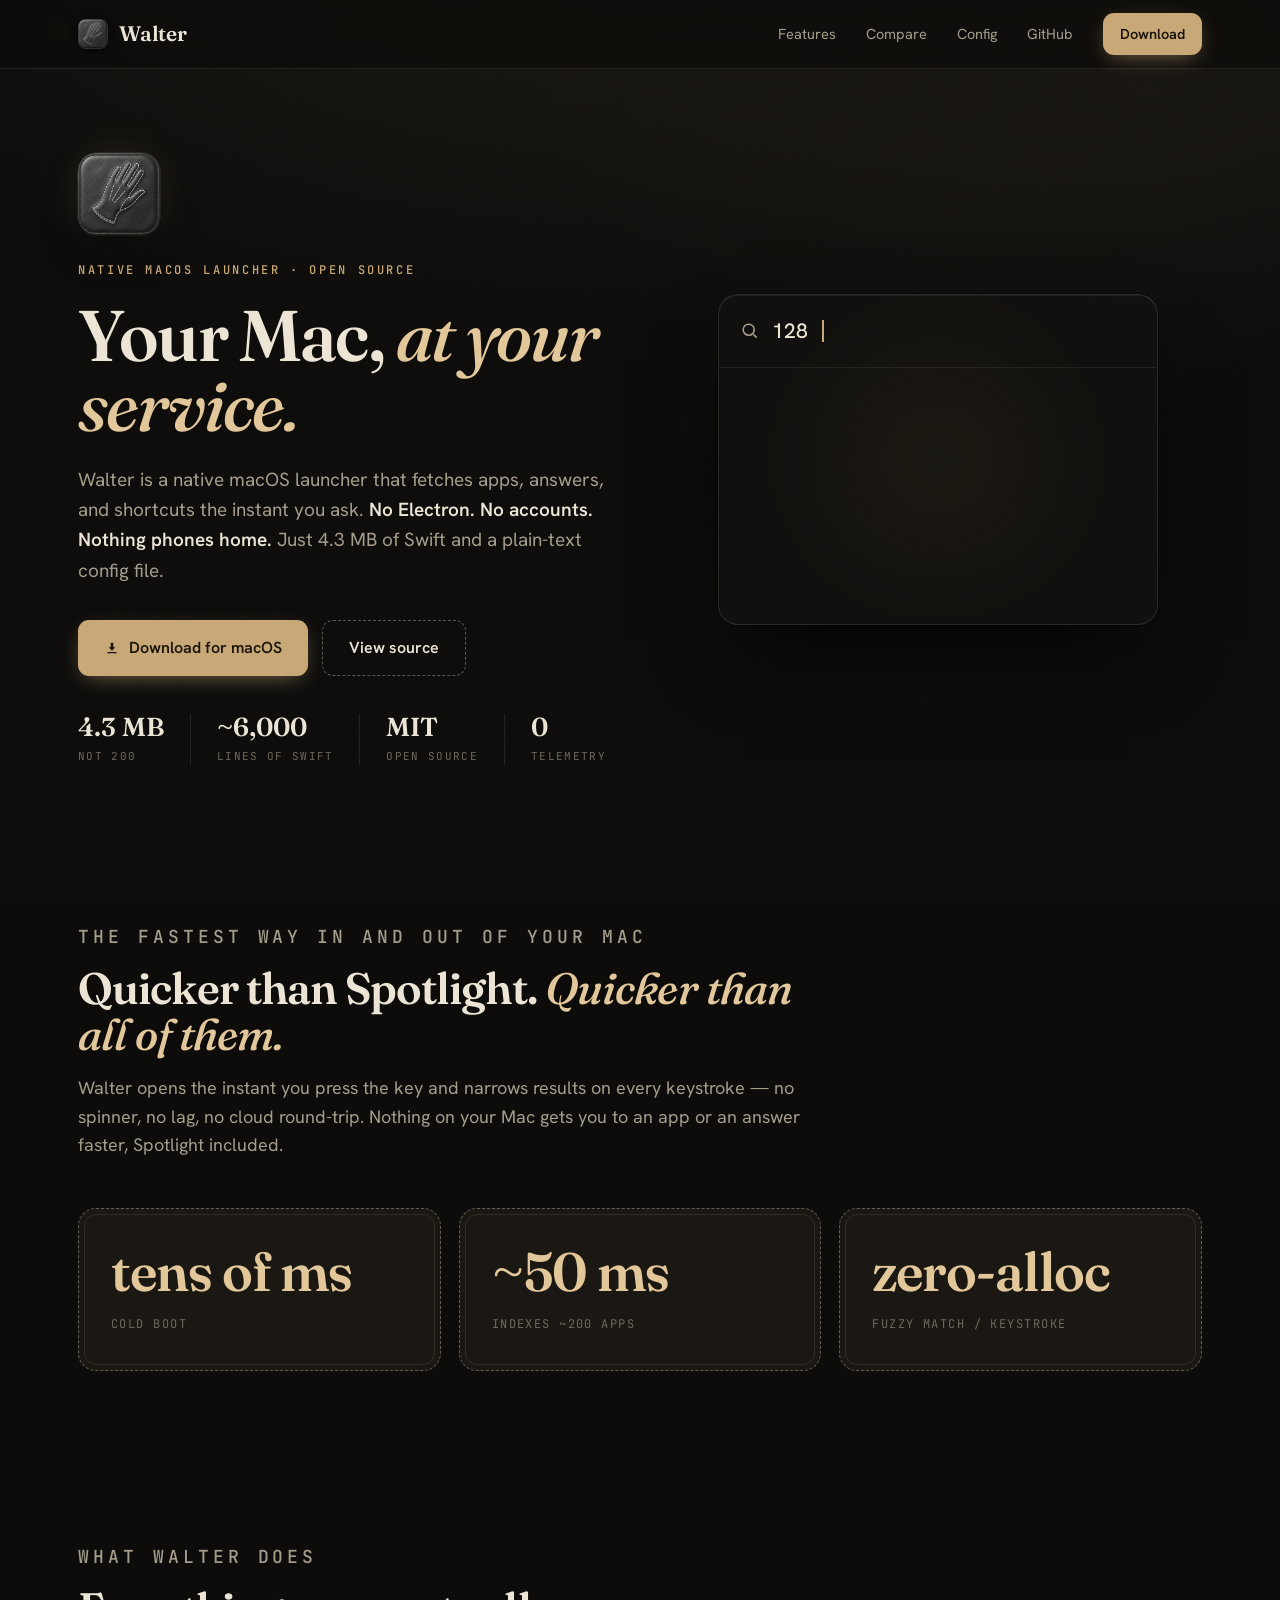
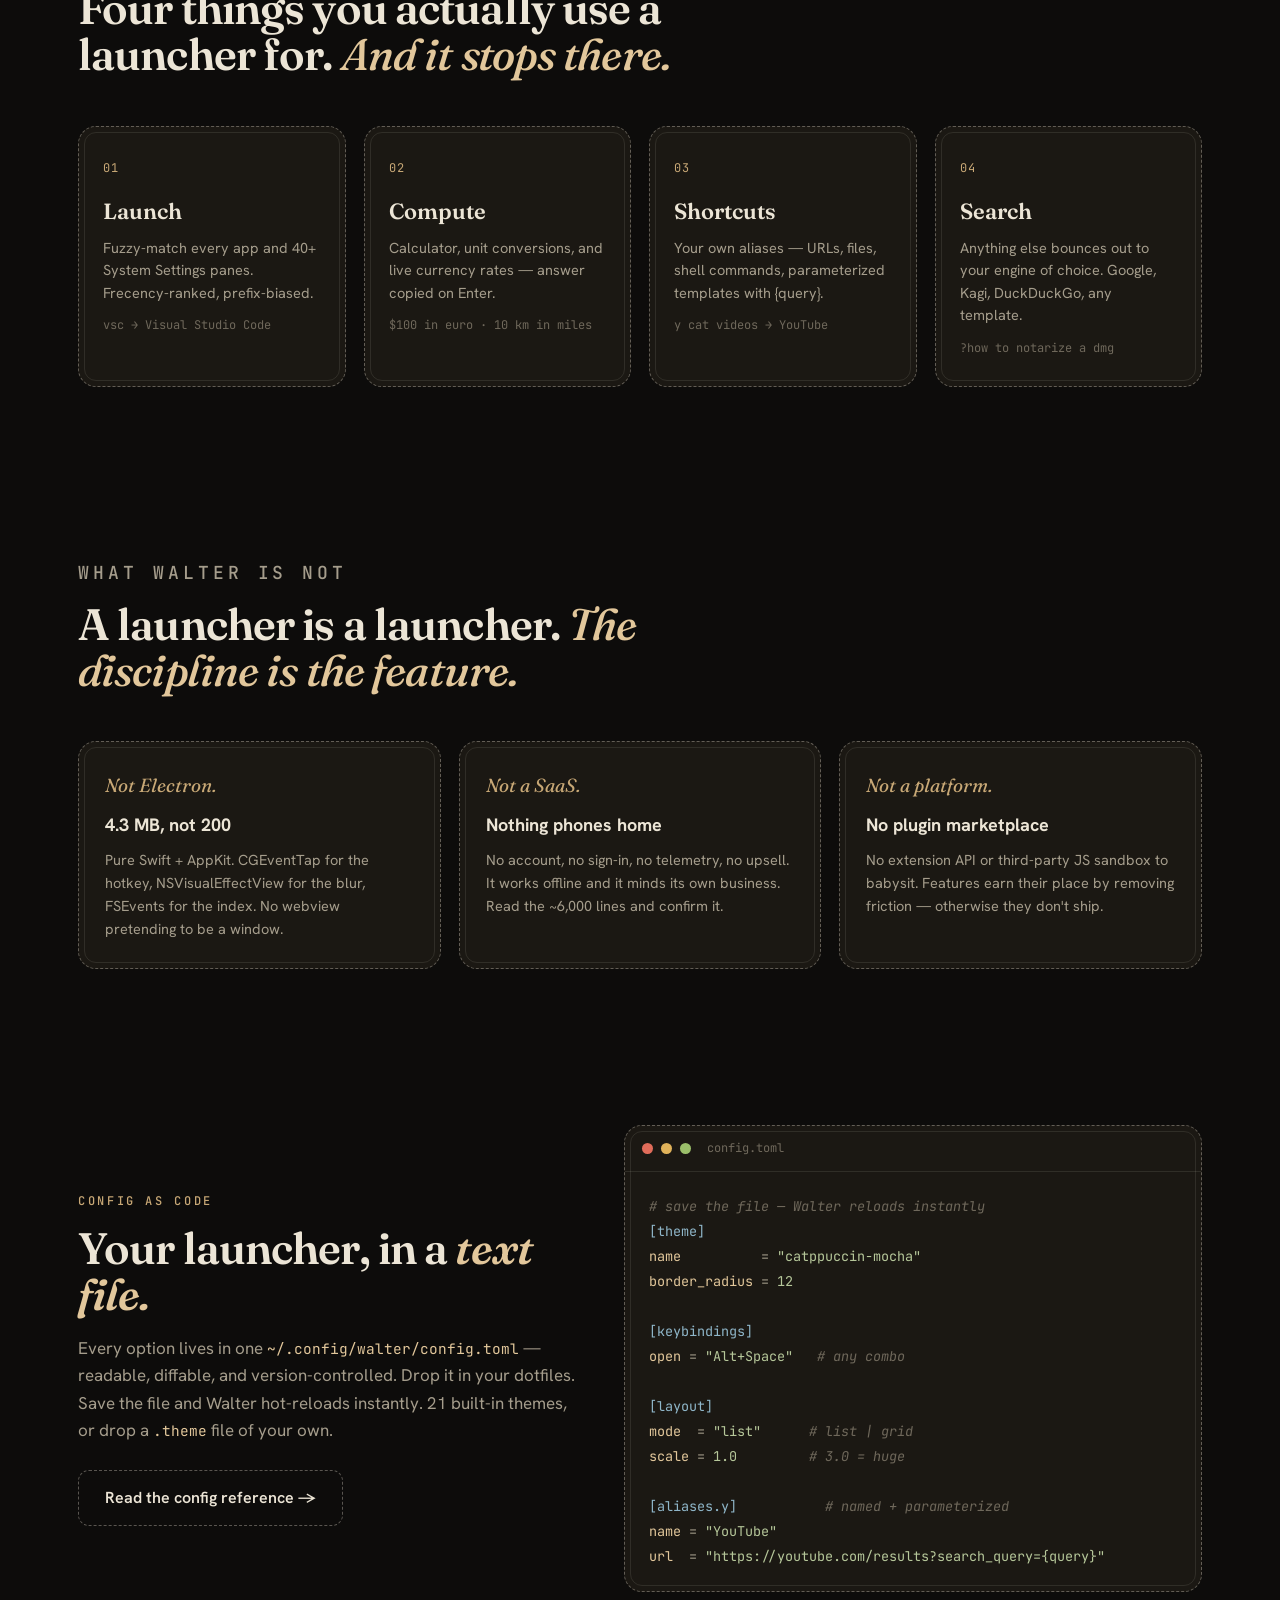
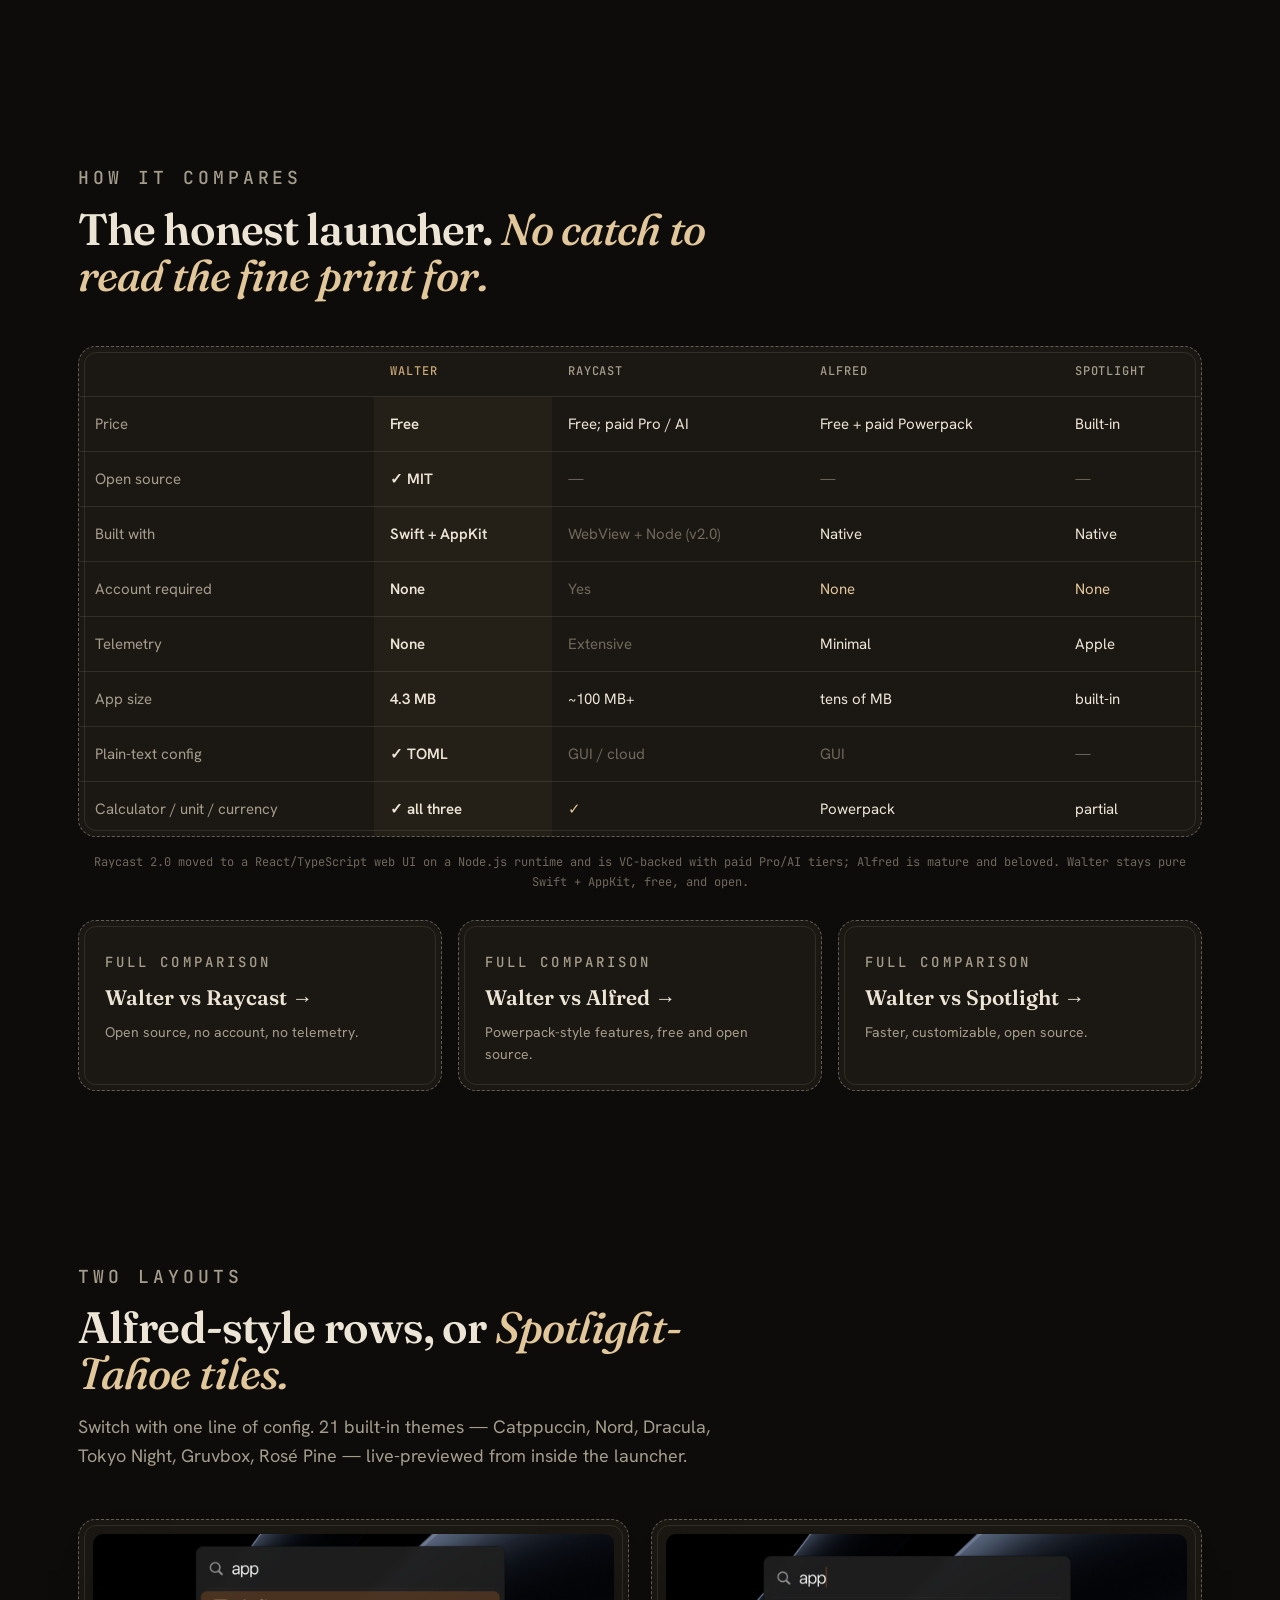
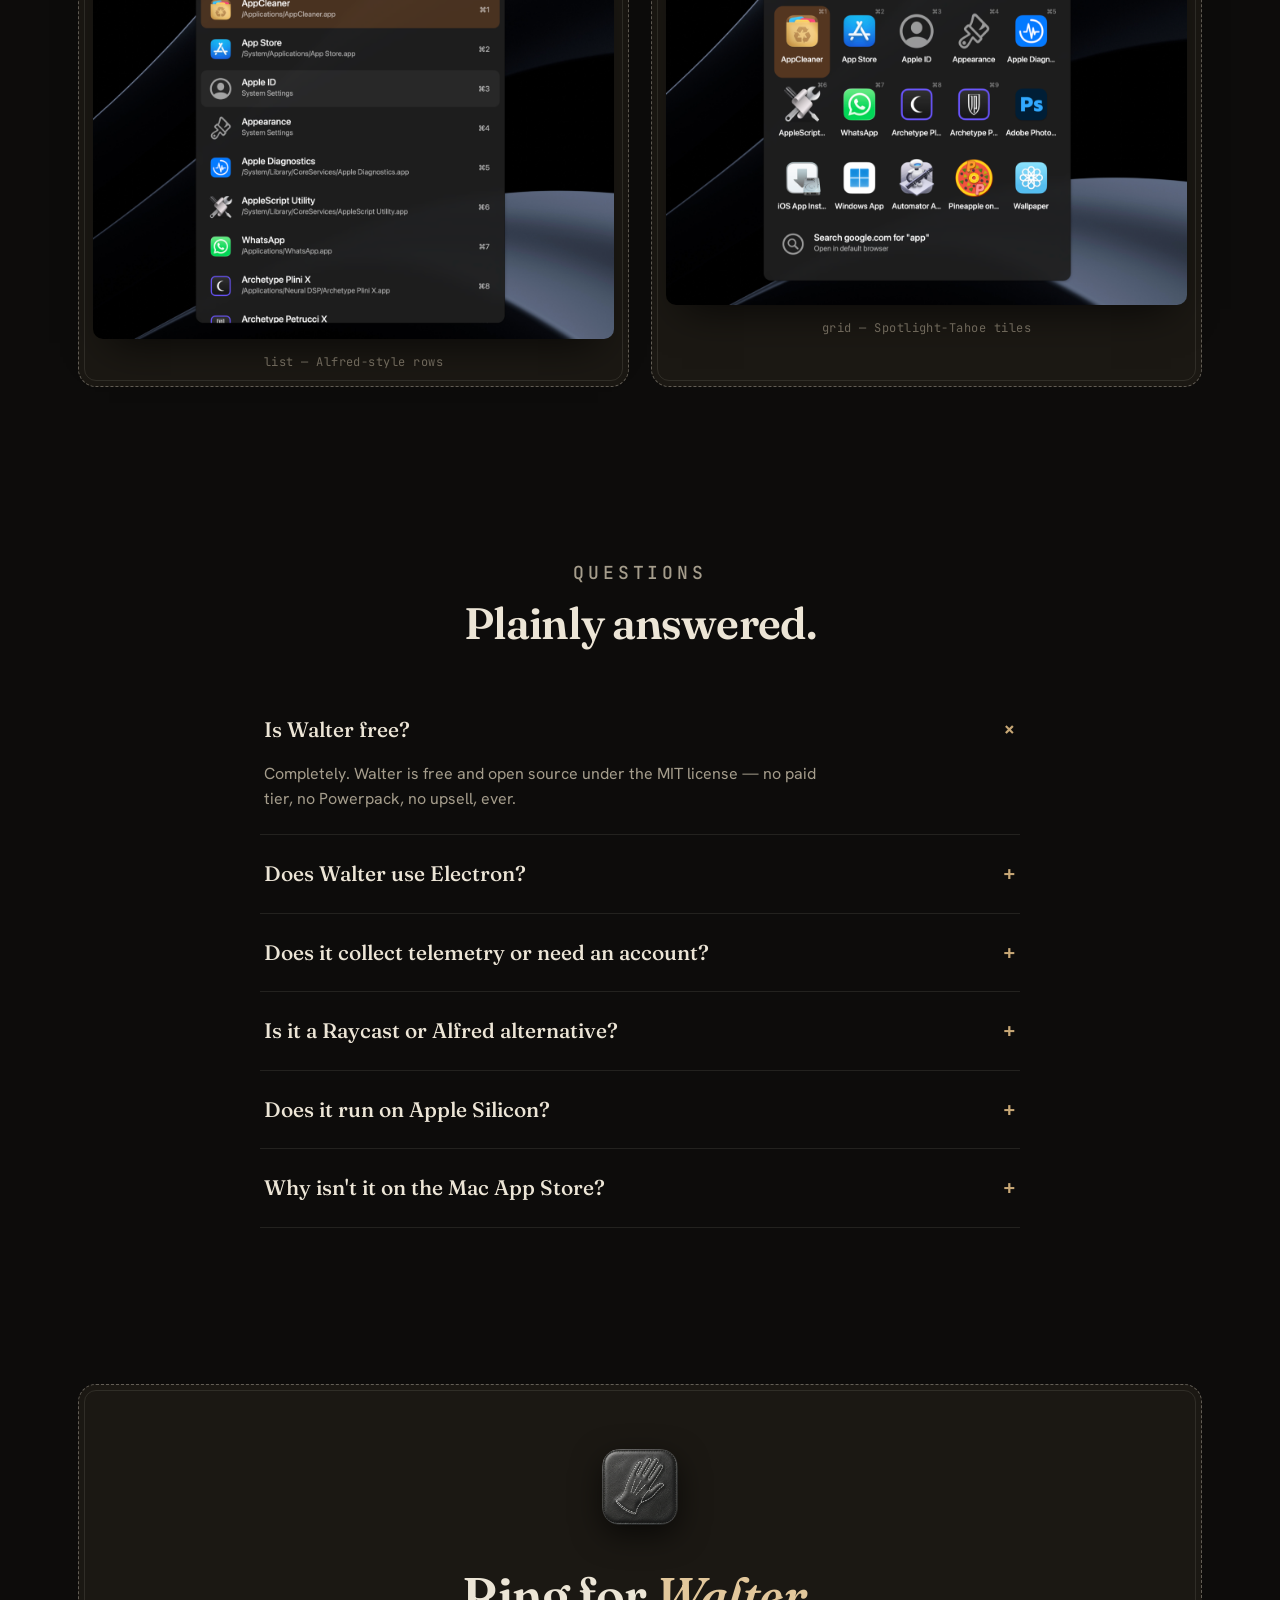
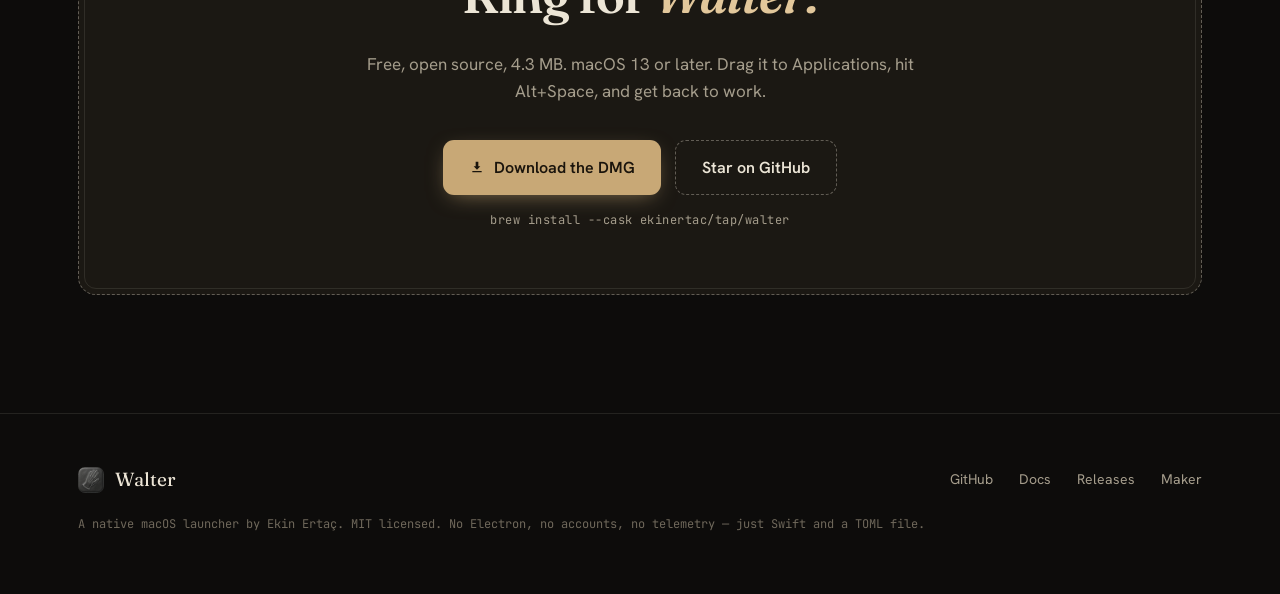
<file: index.html>
<!doctype html>
<!--
  index.html — Walter landing page (walterlauncher.com)

  The keystone owned SEO asset from marketing/MARKETING-PLAN.md. Single
  self-contained file (inline CSS + minimal JS) so it deploys to Cloudflare
  Pages / GitHub Pages with zero build step.

  Aesthetic: "The Butler" — Walter is the valet whose leather glove (the app
  icon) fetches things for you. Refined monochrome leather tones, cream
  "thread" text, dashed white STITCHING borders echoing the glove, a single
  brass accent, editorial serif (Fraunces) + mono (JetBrains Mono). The hero
  centerpiece is a CSS-recreated Walter launcher with a live typing animation.

  SEO: category-keyword title/description/OG (brand name "Walter" is generic —
  see plan §1), SoftwareApplication + FAQPage JSON-LD, canonical to
  https://walterlauncher.com. All download CTAs point at the GitHub releases.
-->
<html lang="en">
<head>
  <meta charset="UTF-8" />
  <meta name="viewport" content="width=device-width, initial-scale=1" />
  <title>Walter — Native Open-Source macOS Launcher (No Electron)</title>
  <meta name="description" content="Walter is a free, open-source macOS launcher — a lightweight Spotlight, Alfred and Raycast alternative. Pure Swift, 4.3 MB, no Electron, no accounts, no telemetry. Configured in a plain-text TOML file with 21 themes." />
  <link rel="canonical" href="https://walterlauncher.com/" />
  <meta name="theme-color" content="#0d0c0b" />

  <!-- Open Graph / Twitter -->
  <meta property="og:type" content="website" />
  <meta property="og:url" content="https://walterlauncher.com/" />
  <meta property="og:title" content="Walter — Native Open-Source macOS Launcher (No Electron)" />
  <meta property="og:description" content="A free, open-source, native macOS launcher. 4.3 MB, no Electron, no accounts, no telemetry. Configured in a plain-text TOML file." />
  <meta property="og:image" content="https://walterlauncher.com/assets/walter-grid.png" />
  <meta name="twitter:card" content="summary_large_image" />
  <meta name="twitter:title" content="Walter — Native Open-Source macOS Launcher (No Electron)" />
  <meta name="twitter:description" content="A free, open-source, native macOS launcher. 4.3 MB, no Electron, no accounts, no telemetry." />
  <meta name="twitter:image" content="https://walterlauncher.com/assets/walter-grid.png" />

  <link rel="icon" type="image/png" href="/assets/walter-icon.png" />
  <link rel="apple-touch-icon" href="/assets/walter-icon.png" />

  <!-- Fonts: Fraunces (editorial display serif) + Hanken Grotesk (body) + JetBrains Mono (technical) -->
  <link rel="preconnect" href="https://fonts.googleapis.com" />
  <link rel="preconnect" href="https://fonts.gstatic.com" crossorigin />
  <link href="https://fonts.googleapis.com/css2?family=Fraunces:ital,opsz,wght@0,9..144,400..700;1,9..144,400..600&family=Hanken+Grotesk:wght@400;500;600;700&family=JetBrains+Mono:wght@400;500;700&display=swap" rel="stylesheet" />

  <!-- SoftwareApplication schema -->
  <script type="application/ld+json">
  {
    "@context": "https://schema.org",
    "@type": "SoftwareApplication",
    "name": "Walter",
    "alternateName": "Walter Launcher",
    "applicationCategory": "UtilitiesApplication",
    "operatingSystem": "macOS 13.0 or later",
    "softwareVersion": "1.9.0",
    "fileSize": "4.3 MB",
    "downloadUrl": "https://github.com/ekinertac/walter/releases/latest",
    "url": "https://walterlauncher.com/",
    "license": "https://opensource.org/licenses/MIT",
    "isAccessibleForFree": true,
    "offers": { "@type": "Offer", "price": "0", "priceCurrency": "USD" },
    "author": { "@type": "Person", "name": "Ekin Ertaç", "url": "https://ekinertac.com" },
    "featureList": ["Fuzzy app launch","System Settings search","System commands","Calculator","Currency conversion","Unit conversion","Custom aliases with {query}","Web search fallback","21 built-in themes","Two layouts","Plain-text TOML configuration","No telemetry"],
    "screenshot": "https://walterlauncher.com/assets/walter-list.png"
  }
  </script>
  <!-- FAQPage schema -->
  <script type="application/ld+json">
  {
    "@context": "https://schema.org",
    "@type": "FAQPage",
    "mainEntity": [
      { "@type": "Question", "name": "Is Walter free?", "acceptedAnswer": { "@type": "Answer", "text": "Yes. Walter is completely free and open source under the MIT license. No paid tier, no upsell." } },
      { "@type": "Question", "name": "Does Walter use Electron?", "acceptedAnswer": { "@type": "Answer", "text": "No. Walter is written in pure Swift and AppKit. The release build is around 4.3 MB — there is no Chromium runtime or Node bundle." } },
      { "@type": "Question", "name": "Does Walter collect telemetry or require an account?", "acceptedAnswer": { "@type": "Answer", "text": "No. Walter has no telemetry, no sign-in, and nothing phones home. It works fully offline." } },
      { "@type": "Question", "name": "Is Walter a Raycast or Alfred alternative?", "acceptedAnswer": { "@type": "Answer", "text": "Yes. Walter is a native, open-source alternative to Raycast, Alfred, and Spotlight, focused on launching, computing, and shortcuts without accounts or bloat." } },
      { "@type": "Question", "name": "Does Walter run on Apple Silicon?", "acceptedAnswer": { "@type": "Answer", "text": "Yes, natively. Walter requires macOS 13 (Ventura) or later." } },
      { "@type": "Question", "name": "Is Walter on the Mac App Store?", "acceptedAnswer": { "@type": "Answer", "text": "No. Walter needs Accessibility access for its global hotkey, which the App Store sandbox forbids, so it ships as a notarized DMG via GitHub." } }
    ]
  }
  </script>

  <link rel="stylesheet" href="/assets/site.css" />
</head>
<body>

  <!-- NAV -->
  <header class="nav">
    <div class="wrap nav-inner">
      <a class="brand" href="/"><img src="/assets/walter-icon.png" alt="Walter icon — a leather butler's glove" /> Walter</a>
      <nav class="nav-links">
        <a href="#features">Features</a>
        <a href="#compare">Compare</a>
        <a href="#config">Config</a>
        <a href="https://github.com/ekinertac/walter" target="_blank" rel="noopener">GitHub</a>
        <a class="btn btn-primary" href="https://github.com/ekinertac/walter/releases/latest" target="_blank" rel="noopener">Download</a>
      </nav>
    </div>
  </header>

  <!-- HERO -->
  <section class="hero">
    <div class="wrap hero-grid">
      <div>
        <div class="hero-mark reveal d1"><img src="/assets/walter-icon.png" alt="Walter — a leather butler's glove icon" /></div>
        <p class="eyebrow reveal d1">Native macOS launcher · Open source</p>
        <h1 class="reveal d2">Your Mac, <span class="ital">at your service.</span></h1>
        <p class="sub reveal d3">Walter is a native macOS launcher that fetches apps, answers, and shortcuts the instant you ask. <strong>No Electron. No accounts. Nothing phones home.</strong> Just 4.3 MB of Swift and a plain-text config file.</p>
        <div class="cta-row reveal d4">
          <a class="btn btn-primary" href="https://github.com/ekinertac/walter/releases/latest" target="_blank" rel="noopener">
            <svg width="16" height="16" viewBox="0 0 24 24" fill="currentColor"><path d="M12 16l-5-5h3V4h4v7h3l-5 5zm-7 2h14v2H5z"/></svg>
            Download for macOS
          </a>
          <a class="btn btn-ghost" href="https://github.com/ekinertac/walter" target="_blank" rel="noopener">View source</a>
        </div>
        <div class="stat-row reveal d5">
          <div class="stat"><b>4.3 MB</b><span>not 200</span></div>
          <div class="stat-div"></div>
          <div class="stat"><b>~6,000</b><span>lines of Swift</span></div>
          <div class="stat-div"></div>
          <div class="stat"><b>MIT</b><span>open source</span></div>
          <div class="stat-div"></div>
          <div class="stat"><b>0</b><span>telemetry</span></div>
        </div>
      </div>

      <!-- CSS launcher mockup with typing animation -->
      <div class="launcher-stage reveal d3">
        <div class="launcher" aria-hidden="true">
          <div class="l-search">
            <svg viewBox="0 0 24 24" fill="none" stroke="currentColor" stroke-width="2"><circle cx="11" cy="11" r="7"/><path d="M21 21l-4.3-4.3"/></svg>
            <span class="l-query" id="lq"></span><span class="l-caret"></span>
          </div>
          <div class="l-results" id="lr"></div>
        </div>
      </div>
    </div>
  </section>

  <!-- SPEED -->
  <section class="speed">
    <div class="wrap">
      <div class="sec-head" style="max-width:44em;">
        <p class="eyebrow">The fastest way in and out of your Mac</p>
        <h2>Quicker than Spotlight. <span class="ital">Quicker than all of them.</span></h2>
        <p>Walter opens the instant you press the key and narrows results on every keystroke — no spinner, no lag, no cloud round-trip. Nothing on your Mac gets you to an app or an answer faster, Spotlight included.</p>
      </div>
      <div class="speed-metrics">
        <div class="metric stitched"><b>tens of ms</b><span>cold boot</span></div>
        <div class="metric stitched"><b>~50 ms</b><span>indexes ~200 apps</span></div>
        <div class="metric stitched"><b>zero-alloc</b><span>fuzzy match / keystroke</span></div>
      </div>
    </div>
  </section>

  <!-- FOUR THINGS -->
  <section id="features">
    <div class="wrap">
      <div class="sec-head">
        <p class="eyebrow">What Walter does</p>
        <h2>Four things you actually use a launcher for. <span class="ital">And it stops there.</span></h2>
      </div>
      <div class="cards">
        <div class="card stitched"><span class="num">01</span><h3>Launch</h3><p>Fuzzy-match every app and 40+ System Settings panes. Frecency-ranked, prefix-biased.</p><span class="ex">vsc → Visual Studio Code</span></div>
        <div class="card stitched"><span class="num">02</span><h3>Compute</h3><p>Calculator, unit conversions, and live currency rates — answer copied on Enter.</p><span class="ex">$100 in euro · 10 km in miles</span></div>
        <div class="card stitched"><span class="num">03</span><h3>Shortcuts</h3><p>Your own aliases — URLs, files, shell commands, parameterized templates with {query}.</p><span class="ex">y cat videos → YouTube</span></div>
        <div class="card stitched"><span class="num">04</span><h3>Search</h3><p>Anything else bounces out to your engine of choice. Google, Kagi, DuckDuckGo, any template.</p><span class="ex">?how to notarize a dmg</span></div>
      </div>
    </div>
  </section>

  <!-- WHAT IT IS NOT -->
  <section>
    <div class="wrap">
      <div class="sec-head">
        <p class="eyebrow">What Walter is not</p>
        <h2>A launcher is a launcher. <span class="ital">The discipline is the feature.</span></h2>
      </div>
      <div class="nots">
        <div class="not stitched"><span class="x">Not Electron.</span><h3>4.3 MB, not 200</h3><p>Pure Swift + AppKit. CGEventTap for the hotkey, NSVisualEffectView for the blur, FSEvents for the index. No webview pretending to be a window.</p></div>
        <div class="not stitched"><span class="x">Not a SaaS.</span><h3>Nothing phones home</h3><p>No account, no sign-in, no telemetry, no upsell. It works offline and it minds its own business. Read the ~6,000 lines and confirm it.</p></div>
        <div class="not stitched"><span class="x">Not a platform.</span><h3>No plugin marketplace</h3><p>No extension API or third-party JS sandbox to babysit. Features earn their place by removing friction — otherwise they don't ship.</p></div>
      </div>
    </div>
  </section>

  <!-- CONFIG AS CODE -->
  <section id="config">
    <div class="wrap config-grid">
      <div>
        <p class="eyebrow">Config as code</p>
        <h2 style="font-family:var(--serif);font-size:clamp(30px,3.6vw,44px);font-weight:600;letter-spacing:-.02em;line-height:1.05;margin:14px 0 0;">Your launcher, in a <span style="font-style:italic;color:var(--brass-hi)">text file.</span></h2>
        <p style="color:var(--thread-dim);margin-top:18px;font-size:17px;">Every option lives in one <code style="font-family:var(--mono);font-size:.85em;color:var(--brass-hi)">~/.config/walter/config.toml</code> — readable, diffable, and version-controlled. Drop it in your dotfiles. Save the file and Walter hot-reloads instantly. 21 built-in themes, or drop a <code style="font-family:var(--mono);font-size:.85em;color:var(--brass-hi)">.theme</code> file of your own.</p>
        <div class="cta-row" style="margin-top:26px;">
          <a class="btn btn-ghost" href="https://github.com/ekinertac/walter/blob/master/docs/config.md" target="_blank" rel="noopener">Read the config reference →</a>
        </div>
      </div>
      <div class="code stitched">
        <div class="code-bar">
          <span class="dot" style="background:#e06c5a"></span><span class="dot" style="background:#e0b25a"></span><span class="dot" style="background:#9bbf6a"></span>
          <span class="fname">config.toml</span>
        </div>
<pre class="code-body"><span class="c"># save the file — Walter reloads instantly</span>
<span class="t">[theme]</span>
<span class="k">name</span>          = <span class="s">"catppuccin-mocha"</span>
<span class="k">border_radius</span> = <span class="s">12</span>

<span class="t">[keybindings]</span>
<span class="k">open</span> = <span class="s">"Alt+Space"</span>   <span class="c"># any combo</span>

<span class="t">[layout]</span>
<span class="k">mode</span>  = <span class="s">"list"</span>      <span class="c"># list | grid</span>
<span class="k">scale</span> = <span class="s">1.0</span>         <span class="c"># 3.0 = huge</span>

<span class="t">[aliases.y]</span>           <span class="c"># named + parameterized</span>
<span class="k">name</span> = <span class="s">"YouTube"</span>
<span class="k">url</span>  = <span class="s">"https://youtube.com/results?search_query={query}"</span></pre>
      </div>
    </div>
  </section>

  <!-- COMPARISON -->
  <section id="compare">
    <div class="wrap">
      <div class="sec-head">
        <p class="eyebrow">How it compares</p>
        <h2>The honest launcher. <span class="ital">No catch to read the fine print for.</span></h2>
      </div>
      <div class="cmp-scroll stitched" style="background:var(--panel);">
        <table class="cmp">
          <thead>
            <tr><th></th><th class="walter">Walter</th><th>Raycast</th><th>Alfred</th><th>Spotlight</th></tr>
          </thead>
          <tbody>
            <tr><td>Price</td><td class="walter">Free</td><td>Free; paid Pro / AI</td><td>Free + paid Powerpack</td><td>Built-in</td></tr>
            <tr><td>Open source</td><td class="walter yes">✓ MIT</td><td class="no">—</td><td class="no">—</td><td class="no">—</td></tr>
            <tr><td>Built with</td><td class="walter yes">Swift + AppKit</td><td class="no">WebView + Node (v2.0)</td><td>Native</td><td>Native</td></tr>
            <tr><td>Account required</td><td class="walter yes">None</td><td class="no">Yes</td><td class="yes">None</td><td class="yes">None</td></tr>
            <tr><td>Telemetry</td><td class="walter yes">None</td><td class="no">Extensive</td><td>Minimal</td><td>Apple</td></tr>
            <tr><td>App size</td><td class="walter yes">4.3 MB</td><td>~100 MB+</td><td>tens of MB</td><td>built-in</td></tr>
            <tr><td>Plain-text config</td><td class="walter yes">✓ TOML</td><td class="no">GUI / cloud</td><td class="no">GUI</td><td class="no">—</td></tr>
            <tr><td>Calculator / unit / currency</td><td class="walter yes">✓ all three</td><td class="yes">✓</td><td>Powerpack</td><td>partial</td></tr>
          </tbody>
        </table>
      </div>
      <p style="font-family:var(--mono);font-size:12px;color:var(--thread-faint);margin-top:16px;text-align:center;">Raycast 2.0 moved to a React/TypeScript web UI on a Node.js runtime and is VC-backed with paid Pro/AI tiers; Alfred is mature and beloved. Walter stays pure Swift + AppKit, free, and open.</p>
      <div class="crosslinks" style="margin-top:28px;">
        <a class="crosslink stitched" href="/vs-raycast/"><p class="eyebrow">Full comparison</p><h3>Walter vs Raycast →</h3><p>Open source, no account, no telemetry.</p></a>
        <a class="crosslink stitched" href="/vs-alfred/"><p class="eyebrow">Full comparison</p><h3>Walter vs Alfred →</h3><p>Powerpack-style features, free and open source.</p></a>
        <a class="crosslink stitched" href="/vs-spotlight/"><p class="eyebrow">Full comparison</p><h3>Walter vs Spotlight →</h3><p>Faster, customizable, open source.</p></a>
      </div>
    </div>
  </section>

  <!-- SCREENSHOTS -->
  <section>
    <div class="wrap">
      <div class="sec-head">
        <p class="eyebrow">Two layouts</p>
        <h2>Alfred-style rows, or <span class="ital">Spotlight-Tahoe tiles.</span></h2>
        <p>Switch with one line of config. 21 built-in themes — Catppuccin, Nord, Dracula, Tokyo Night, Gruvbox, Rosé Pine — live-previewed from inside the launcher.</p>
      </div>
      <div class="shots">
        <figure class="shot stitched"><img src="/assets/walter-list.png" alt="Walter macOS launcher in list layout showing fuzzy app search results with paths and quick-launch hints" loading="lazy" /><figcaption>list — Alfred-style rows</figcaption></figure>
        <figure class="shot stitched"><img src="/assets/walter-grid.png" alt="Walter macOS launcher in grid layout showing app icons as Spotlight-style tiles" loading="lazy" /><figcaption>grid — Spotlight-Tahoe tiles</figcaption></figure>
      </div>
    </div>
  </section>

  <!-- FAQ -->
  <section>
    <div class="wrap">
      <div class="sec-head" style="text-align:center;margin:0 auto 44px;">
        <p class="eyebrow">Questions</p>
        <h2>Plainly answered.</h2>
      </div>
      <div class="faq">
        <details class="q" open><summary>Is Walter free? <span class="plus">+</span></summary><p>Completely. Walter is free and open source under the MIT license — no paid tier, no Powerpack, no upsell, ever.</p></details>
        <details class="q"><summary>Does Walter use Electron? <span class="plus">+</span></summary><p>No. It's pure Swift and AppKit. The release build is around 4.3 MB — there's no Chromium runtime, no Node bundle, no 200 MB DMG.</p></details>
        <details class="q"><summary>Does it collect telemetry or need an account? <span class="plus">+</span></summary><p>No telemetry, no sign-in, nothing phones home. Walter works fully offline and you can audit the ~6,000 lines of source to confirm it.</p></details>
        <details class="q"><summary>Is it a Raycast or Alfred alternative? <span class="plus">+</span></summary><p>Yes — a native, open-source one. Walter does launching, computing, and shortcuts without accounts, subscriptions, or a plugin marketplace to maintain.</p></details>
        <details class="q"><summary>Does it run on Apple Silicon? <span class="plus">+</span></summary><p>Yes, natively. Walter requires macOS 13 (Ventura) or later.</p></details>
        <details class="q"><summary>Why isn't it on the Mac App Store? <span class="plus">+</span></summary><p>Walter's global hotkey needs Accessibility access, which the App Store sandbox forbids. So it ships as a notarized DMG straight from GitHub — drag it to Applications and grant Accessibility once.</p></details>
      </div>
    </div>
  </section>

  <!-- DOWNLOAD -->
  <section class="download">
    <div class="wrap">
      <div class="download-card stitched">
        <img src="/assets/walter-icon.png" alt="Walter icon" />
        <h2>Ring for <span class="ital">Walter.</span></h2>
        <p>Free, open source, 4.3 MB. macOS 13 or later. Drag it to Applications, hit Alt+Space, and get back to work.</p>
        <div class="cta-row">
          <a class="btn btn-primary" href="https://github.com/ekinertac/walter/releases/latest" target="_blank" rel="noopener">
            <svg width="16" height="16" viewBox="0 0 24 24" fill="currentColor"><path d="M12 16l-5-5h3V4h4v7h3l-5 5zm-7 2h14v2H5z"/></svg>
            Download the DMG
          </a>
          <a class="btn btn-ghost" href="https://github.com/ekinertac/walter" target="_blank" rel="noopener">Star on GitHub</a>
        </div>
        <p class="micro">brew install --cask ekinertac/tap/walter</p>
      </div>
    </div>
  </section>

  <!-- FOOTER -->
  <footer class="foot">
    <div class="wrap">
      <div class="foot-inner">
        <a class="foot-brand" href="/"><img src="/assets/walter-icon.png" alt="" /> Walter</a>
        <nav class="foot-links">
          <a href="https://github.com/ekinertac/walter" target="_blank" rel="noopener">GitHub</a>
          <a href="https://github.com/ekinertac/walter/blob/master/docs/config.md" target="_blank" rel="noopener">Docs</a>
          <a href="https://github.com/ekinertac/walter/releases" target="_blank" rel="noopener">Releases</a>
          <a href="https://ekinertac.com" target="_blank" rel="noopener">Maker</a>
        </nav>
      </div>
      <p class="foot-note">A native macOS launcher by Ekin Ertaç. MIT licensed. No Electron, no accounts, no telemetry — just Swift and a TOML file.</p>
    </div>
  </footer>

  <script>
    /* Hero launcher typing animation — cycles through Walter's real query types.
       Each scene types a query, then reveals its result rows. Purely decorative
       (the panel is aria-hidden); respects prefers-reduced-motion by jumping to
       a static final scene. */
    (function () {
      var q = document.getElementById('lq'), r = document.getElementById('lr');
      var scenes = [
        { query: 'vsc', rows: [
            { ico:'#0a72c5', g:'<svg width="18" height="18" viewBox="0 0 24 24" fill="white"><path d="M17 3v18l-9-7 4-2-4-2 9-5z"/></svg>', t:'Visual Studio Code', p:'/Applications/Visual Studio Code.app', h:'⌘1', sel:true },
            { ico:'#2d2d2d', g:'⌥', t:'Vivid', p:'/Applications/Vivid.app', h:'⌘2' },
            { ico:'#3a7', g:'V', t:'VLC', p:'/Applications/VLC.app', h:'⌘3' } ] },
        { query: '128*3 + 15', answer:'399', rows: [
            { ico:'#3a2a1a', g:'=', t:'128*3 + 15', p:'press ⏎ to copy 399', h:'', answer:'399', sel:true } ] },
        { query: '$100 in euro', answer:'€92.40', rows: [
            { ico:'#b8946a', g:'€', t:'100 USD → EUR', p:'live rate · press ⏎ to copy', h:'', answer:'€92.40', sel:true } ] },
        { query: 'y lofi beats', rows: [
            { ico:'#ff0000', g:'<svg width="16" height="16" viewBox="0 0 24 24" fill="white"><path d="M10 15l5-3-5-3v6z"/></svg>', t:'YouTube — “lofi beats”', p:'youtube.com/results?search_query=lofi%20beats', h:'⏎', sel:true } ] },
        { query: 'dark mode', rows: [
            { ico:'#1a1a1a', g:'☾', t:'Toggle Dark Mode', p:'System command', h:'⏎', sel:true },
            { ico:'#444', g:'⏻', t:'Sleep', p:'System command', h:'⌘2' } ] }
      ];

      function rowHTML(row) {
        var ico = '<span class="l-ico" style="background:'+row.ico+'">'+row.g+'</span>';
        var ans = row.answer ? '<span class="l-answer">'+row.answer+'</span>' : (row.h ? '<span class="l-hint">'+row.h+'</span>' : '');
        return '<div class="l-row'+(row.sel?' sel':'')+'">'+ico+
          '<span class="l-meta"><span class="l-title">'+row.t+'</span><span class="l-path">'+row.p+'</span></span>'+ans+'</div>';
      }
      function renderRows(rows) { r.innerHTML = rows.map(rowHTML).join(''); }

      var reduce = window.matchMedia('(prefers-reduced-motion: reduce)').matches;
      if (reduce) { q.textContent = scenes[0].query; renderRows(scenes[0].rows); return; }

      var si = 0;
      function playScene() {
        var sc = scenes[si]; q.textContent = ''; r.innerHTML = '';
        var i = 0;
        (function type() {
          if (i <= sc.query.length) {
            q.textContent = sc.query.slice(0, i); i++;
            setTimeout(type, 62);
          } else {
            setTimeout(function () { renderRows(sc.rows); }, 180);
            setTimeout(function () { si = (si + 1) % scenes.length; playScene(); }, 2600);
          }
        })();
      }
      playScene();
    })();
  </script>
</body>
</html>
</file>
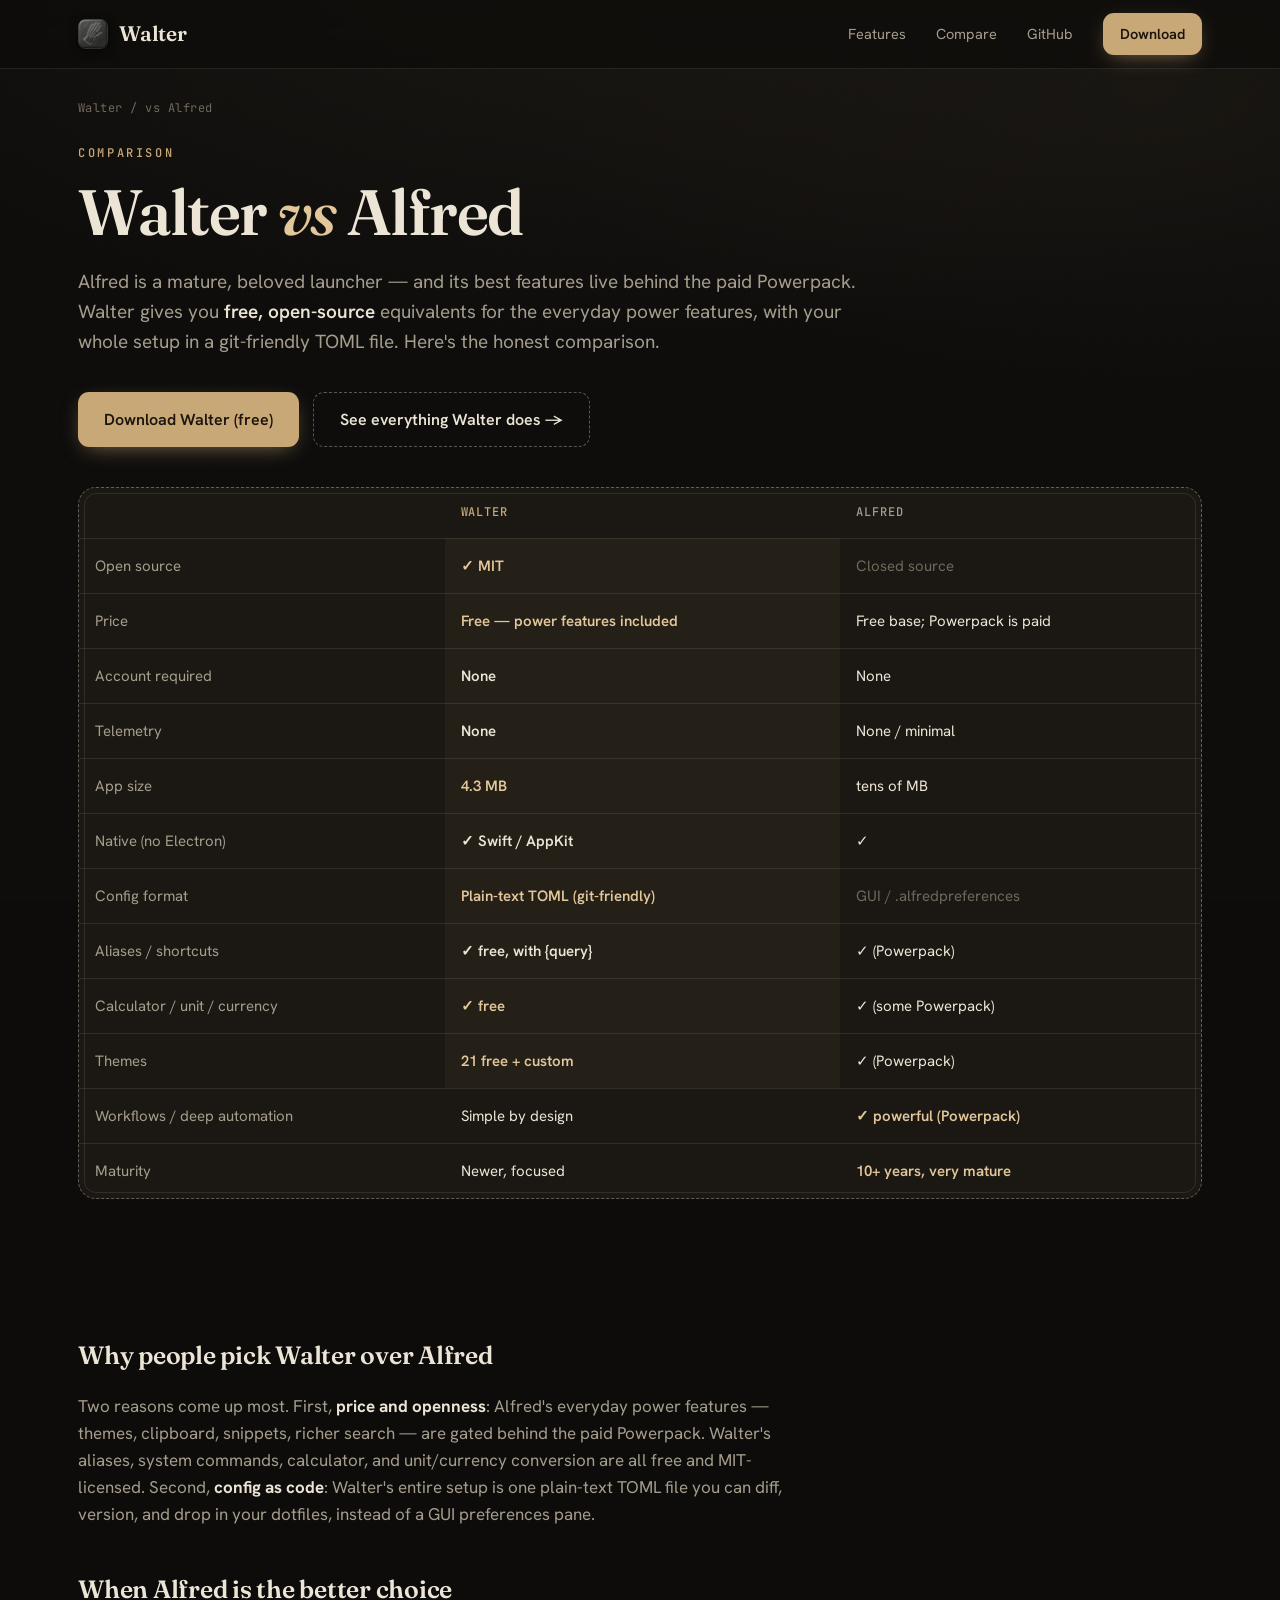
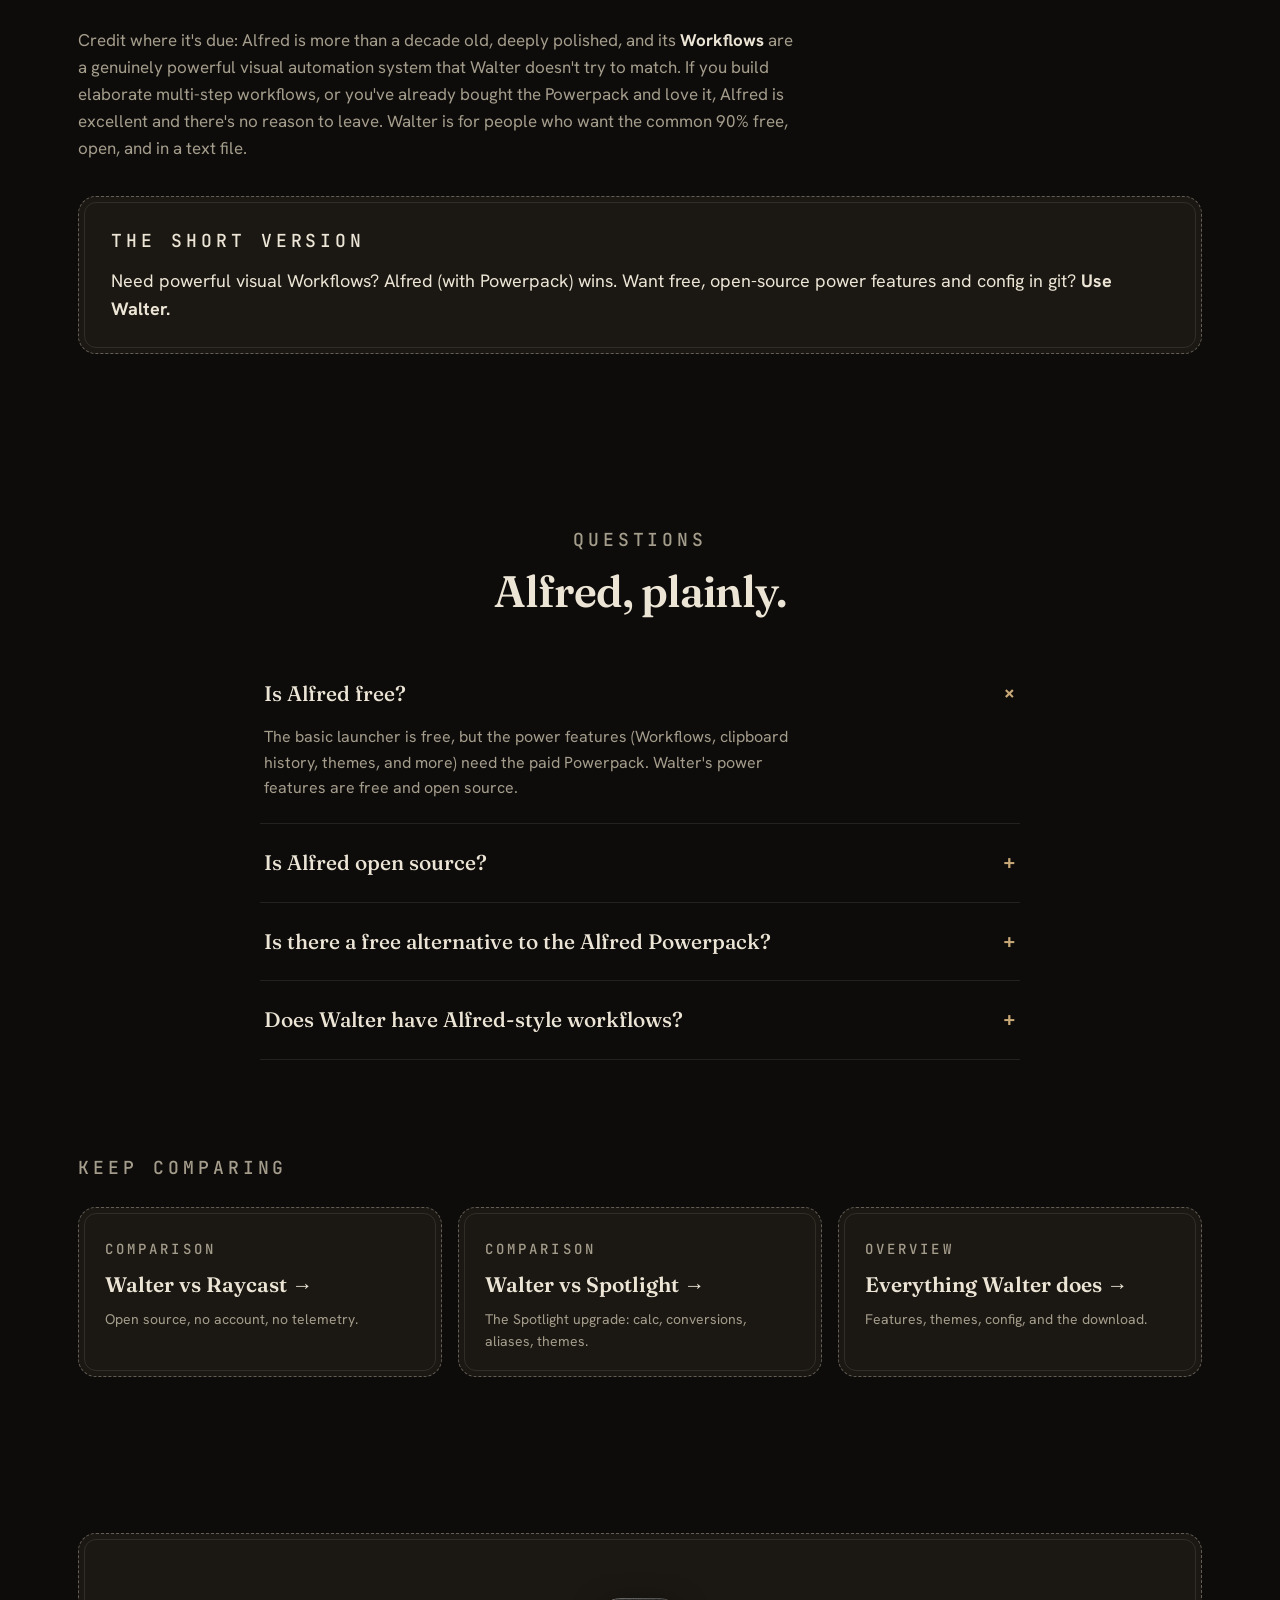
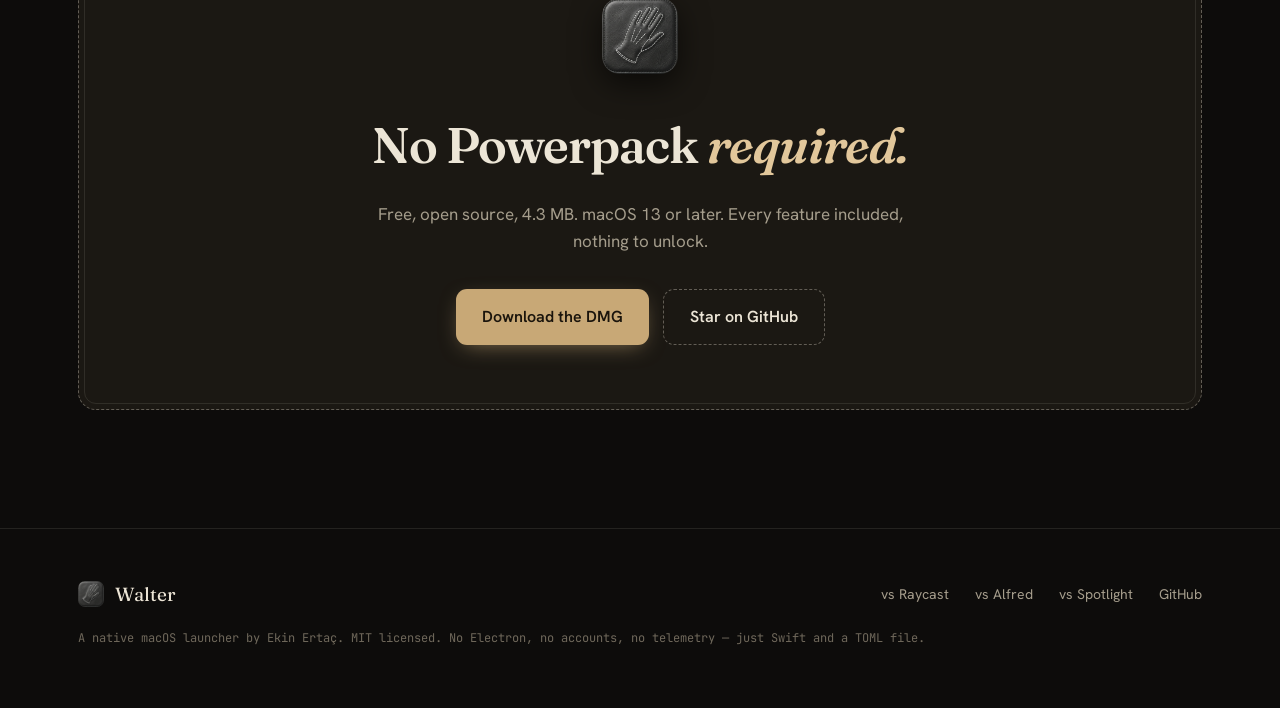
<file: vs-alfred/index.html>
<!doctype html>
<!-- /vs-alfred — targets "free alfred alternative", "open source alfred alternative",
     "alfred alternative without subscription", "alfred powerpack alternative free".
     Honest framing: Alfred is mature & powerful (Workflows); Walter's wedge is
     free + open-source power features and git-friendly config. Shares site.css. -->
<html lang="en">
<head>
  <meta charset="UTF-8" />
  <meta name="viewport" content="width=device-width, initial-scale=1" />
  <title>Walter vs Alfred — Free, Open-Source Alternative (No Powerpack)</title>
  <meta name="description" content="Walter vs Alfred: a free, open-source (MIT) macOS launcher whose power features cost nothing, versus Alfred's paid Powerpack. Honest side-by-side comparison." />
  <link rel="canonical" href="https://walterlauncher.com/vs-alfred/" />
  <meta name="theme-color" content="#0d0c0b" />
  <meta property="og:type" content="article" />
  <meta property="og:url" content="https://walterlauncher.com/vs-alfred/" />
  <meta property="og:title" content="Walter vs Alfred — Free, Open-Source Alternative" />
  <meta property="og:description" content="A free, open-source macOS launcher whose power features cost nothing — compared honestly to Alfred and its paid Powerpack." />
  <meta property="og:image" content="https://walterlauncher.com/assets/walter-list.png" />
  <meta name="twitter:card" content="summary_large_image" />
  <meta name="twitter:title" content="Walter vs Alfred — Free, Open-Source Alternative" />
  <meta name="twitter:description" content="Free + open source, power features included, config in git — compared to Alfred." />
  <meta name="twitter:image" content="https://walterlauncher.com/assets/walter-list.png" />
  <link rel="icon" type="image/png" href="/assets/walter-icon.png" />
  <link rel="apple-touch-icon" href="/assets/walter-icon.png" />
  <link rel="preconnect" href="https://fonts.googleapis.com" />
  <link rel="preconnect" href="https://fonts.gstatic.com" crossorigin />
  <link href="https://fonts.googleapis.com/css2?family=Fraunces:ital,opsz,wght@0,9..144,400..700;1,9..144,400..600&family=Hanken+Grotesk:wght@400;500;600;700&family=JetBrains+Mono:wght@400;500;700&display=swap" rel="stylesheet" />
  <link rel="stylesheet" href="/assets/site.css" />
  <script type="application/ld+json">
  {
    "@context": "https://schema.org", "@type": "FAQPage",
    "mainEntity": [
      { "@type": "Question", "name": "Is Alfred free?", "acceptedAnswer": { "@type": "Answer", "text": "Alfred's basic launcher is free, but its power features (Workflows, clipboard history, themes, and more) require the paid Powerpack license. Walter is free and open source under MIT, with its power features included at no cost." } },
      { "@type": "Question", "name": "Is Alfred open source?", "acceptedAnswer": { "@type": "Answer", "text": "No. Alfred is closed-source. Walter is the open-source (MIT) alternative." } },
      { "@type": "Question", "name": "Is there a free alternative to Alfred Powerpack?", "acceptedAnswer": { "@type": "Answer", "text": "Walter. It's a native macOS launcher whose aliases, system commands, calculator, unit and currency conversion, and themes are all free and open source — no Powerpack to buy." } },
      { "@type": "Question", "name": "Does Walter have Alfred-style workflows?", "acceptedAnswer": { "@type": "Answer", "text": "Walter has parameterized aliases with {query} substitution for URLs, files, and shell commands. They're simpler than Alfred's full Workflows — deliberately so — but cover the common cases and live in a plain-text TOML file." } }
    ]
  }
  </script>
  <script type="application/ld+json">
  {
    "@context": "https://schema.org", "@type": "BreadcrumbList",
    "itemListElement": [
      { "@type": "ListItem", "position": 1, "name": "Walter", "item": "https://walterlauncher.com/" },
      { "@type": "ListItem", "position": 2, "name": "Walter vs Alfred", "item": "https://walterlauncher.com/vs-alfred/" }
    ]
  }
  </script>
</head>
<body>
  <header class="nav">
    <div class="wrap nav-inner">
      <a class="brand" href="/"><img src="/assets/walter-icon.png" alt="Walter icon — a leather butler's glove" /> Walter</a>
      <nav class="nav-links">
        <a href="/#features">Features</a>
        <a href="/#compare">Compare</a>
        <a href="https://github.com/ekinertac/walter" target="_blank" rel="noopener">GitHub</a>
        <a class="btn btn-primary" href="https://github.com/ekinertac/walter/releases/latest" target="_blank" rel="noopener">Download</a>
      </nav>
    </div>
  </header>

  <div class="wrap"><p class="breadcrumb"><a href="/">Walter</a> / vs Alfred</p></div>

  <section class="vs-hero">
    <div class="wrap">
      <p class="eyebrow">Comparison</p>
      <h1>Walter <span class="ital">vs</span> Alfred</h1>
      <p class="sub">Alfred is a mature, beloved launcher — and its best features live behind the paid Powerpack. Walter gives you <strong>free, open-source</strong> equivalents for the everyday power features, with your whole setup in a git-friendly TOML file. Here's the honest comparison.</p>
      <div class="cta-row">
        <a class="btn btn-primary" href="https://github.com/ekinertac/walter/releases/latest" target="_blank" rel="noopener">Download Walter (free)</a>
        <a class="btn btn-ghost" href="/">See everything Walter does →</a>
      </div>
    </div>
  </section>

  <section style="padding-top:24px;">
    <div class="wrap">
      <div class="cmp-scroll stitched" style="background:var(--panel);">
        <table class="cmp">
          <thead><tr><th></th><th class="walter">Walter</th><th>Alfred</th></tr></thead>
          <tbody>
            <tr><td>Open source</td><td class="walter win">✓ MIT</td><td class="no">Closed source</td></tr>
            <tr><td>Price</td><td class="walter win">Free — power features included</td><td>Free base; Powerpack is paid</td></tr>
            <tr><td>Account required</td><td class="walter">None</td><td>None</td></tr>
            <tr><td>Telemetry</td><td class="walter">None</td><td>None / minimal</td></tr>
            <tr><td>App size</td><td class="walter win">4.3 MB</td><td>tens of MB</td></tr>
            <tr><td>Native (no Electron)</td><td class="walter">✓ Swift / AppKit</td><td>✓</td></tr>
            <tr><td>Config format</td><td class="walter win">Plain-text TOML (git-friendly)</td><td class="no">GUI / .alfredpreferences</td></tr>
            <tr><td>Aliases / shortcuts</td><td class="walter">✓ free, with {query}</td><td>✓ (Powerpack)</td></tr>
            <tr><td>Calculator / unit / currency</td><td class="walter win">✓ free</td><td>✓ (some Powerpack)</td></tr>
            <tr><td>Themes</td><td class="walter win">21 free + custom</td><td>✓ (Powerpack)</td></tr>
            <tr><td>Workflows / deep automation</td><td>Simple by design</td><td class="win">✓ powerful (Powerpack)</td></tr>
            <tr><td>Maturity</td><td>Newer, focused</td><td class="win">10+ years, very mature</td></tr>
          </tbody>
        </table>
      </div>
    </div>
  </section>

  <section style="padding-top:18px;">
    <div class="wrap">
      <div class="prose">
        <h3>Why people pick Walter over Alfred</h3>
        <p>Two reasons come up most. First, <strong>price and openness</strong>: Alfred's everyday power features — themes, clipboard, snippets, richer search — are gated behind the paid Powerpack. Walter's aliases, system commands, calculator, and unit/currency conversion are all free and MIT-licensed. Second, <strong>config as code</strong>: Walter's entire setup is one plain-text TOML file you can diff, version, and drop in your dotfiles, instead of a GUI preferences pane.</p>
        <h3>When Alfred is the better choice</h3>
        <p>Credit where it's due: Alfred is more than a decade old, deeply polished, and its <strong>Workflows</strong> are a genuinely powerful visual automation system that Walter doesn't try to match. If you build elaborate multi-step workflows, or you've already bought the Powerpack and love it, Alfred is excellent and there's no reason to leave. Walter is for people who want the common 90% free, open, and in a text file.</p>
      </div>
      <div class="verdict stitched" style="margin-top:34px;">
        <p class="eyebrow">The short version</p>
        <p>Need powerful visual Workflows? Alfred (with Powerpack) wins. Want free, open-source power features and config in git? <strong>Use Walter.</strong></p>
      </div>
    </div>
  </section>

  <section>
    <div class="wrap">
      <div class="sec-head" style="text-align:center;margin:0 auto 40px;"><p class="eyebrow">Questions</p><h2>Alfred, plainly.</h2></div>
      <div class="faq">
        <details class="q" open><summary>Is Alfred free? <span class="plus">+</span></summary><p>The basic launcher is free, but the power features (Workflows, clipboard history, themes, and more) need the paid Powerpack. Walter's power features are free and open source.</p></details>
        <details class="q"><summary>Is Alfred open source? <span class="plus">+</span></summary><p>No, Alfred is closed-source. Walter is the open-source (MIT) alternative.</p></details>
        <details class="q"><summary>Is there a free alternative to the Alfred Powerpack? <span class="plus">+</span></summary><p>Walter — its aliases, system commands, calculator, conversions, and 21 themes are all free, with no Powerpack to purchase.</p></details>
        <details class="q"><summary>Does Walter have Alfred-style workflows? <span class="plus">+</span></summary><p>Walter has parameterized aliases (URLs, files, shell commands with {query}) — simpler than Alfred's full Workflows by design, but they cover the everyday cases and live in plain-text TOML.</p></details>
      </div>
    </div>
  </section>

  <section style="padding-top:0;">
    <div class="wrap">
      <div class="sec-head" style="margin-bottom:24px;"><p class="eyebrow">Keep comparing</p></div>
      <div class="crosslinks">
        <a class="crosslink stitched" href="/vs-raycast/"><p class="eyebrow">Comparison</p><h3>Walter vs Raycast →</h3><p>Open source, no account, no telemetry.</p></a>
        <a class="crosslink stitched" href="/vs-spotlight/"><p class="eyebrow">Comparison</p><h3>Walter vs Spotlight →</h3><p>The Spotlight upgrade: calc, conversions, aliases, themes.</p></a>
        <a class="crosslink stitched" href="/"><p class="eyebrow">Overview</p><h3>Everything Walter does →</h3><p>Features, themes, config, and the download.</p></a>
      </div>
    </div>
  </section>

  <section class="download">
    <div class="wrap">
      <div class="download-card stitched">
        <img src="/assets/walter-icon.png" alt="Walter icon" />
        <h2>No Powerpack <span class="ital">required.</span></h2>
        <p>Free, open source, 4.3 MB. macOS 13 or later. Every feature included, nothing to unlock.</p>
        <div class="cta-row">
          <a class="btn btn-primary" href="https://github.com/ekinertac/walter/releases/latest" target="_blank" rel="noopener">Download the DMG</a>
          <a class="btn btn-ghost" href="https://github.com/ekinertac/walter" target="_blank" rel="noopener">Star on GitHub</a>
        </div>
      </div>
    </div>
  </section>

  <footer class="foot">
    <div class="wrap">
      <div class="foot-inner">
        <a class="foot-brand" href="/"><img src="/assets/walter-icon.png" alt="" /> Walter</a>
        <nav class="foot-links">
          <a href="/vs-raycast/">vs Raycast</a>
          <a href="/vs-alfred/">vs Alfred</a>
          <a href="/vs-spotlight/">vs Spotlight</a>
          <a href="https://github.com/ekinertac/walter" target="_blank" rel="noopener">GitHub</a>
        </nav>
      </div>
      <p class="foot-note">A native macOS launcher by Ekin Ertaç. MIT licensed. No Electron, no accounts, no telemetry — just Swift and a TOML file.</p>
    </div>
  </footer>
</body>
</html>
</file>
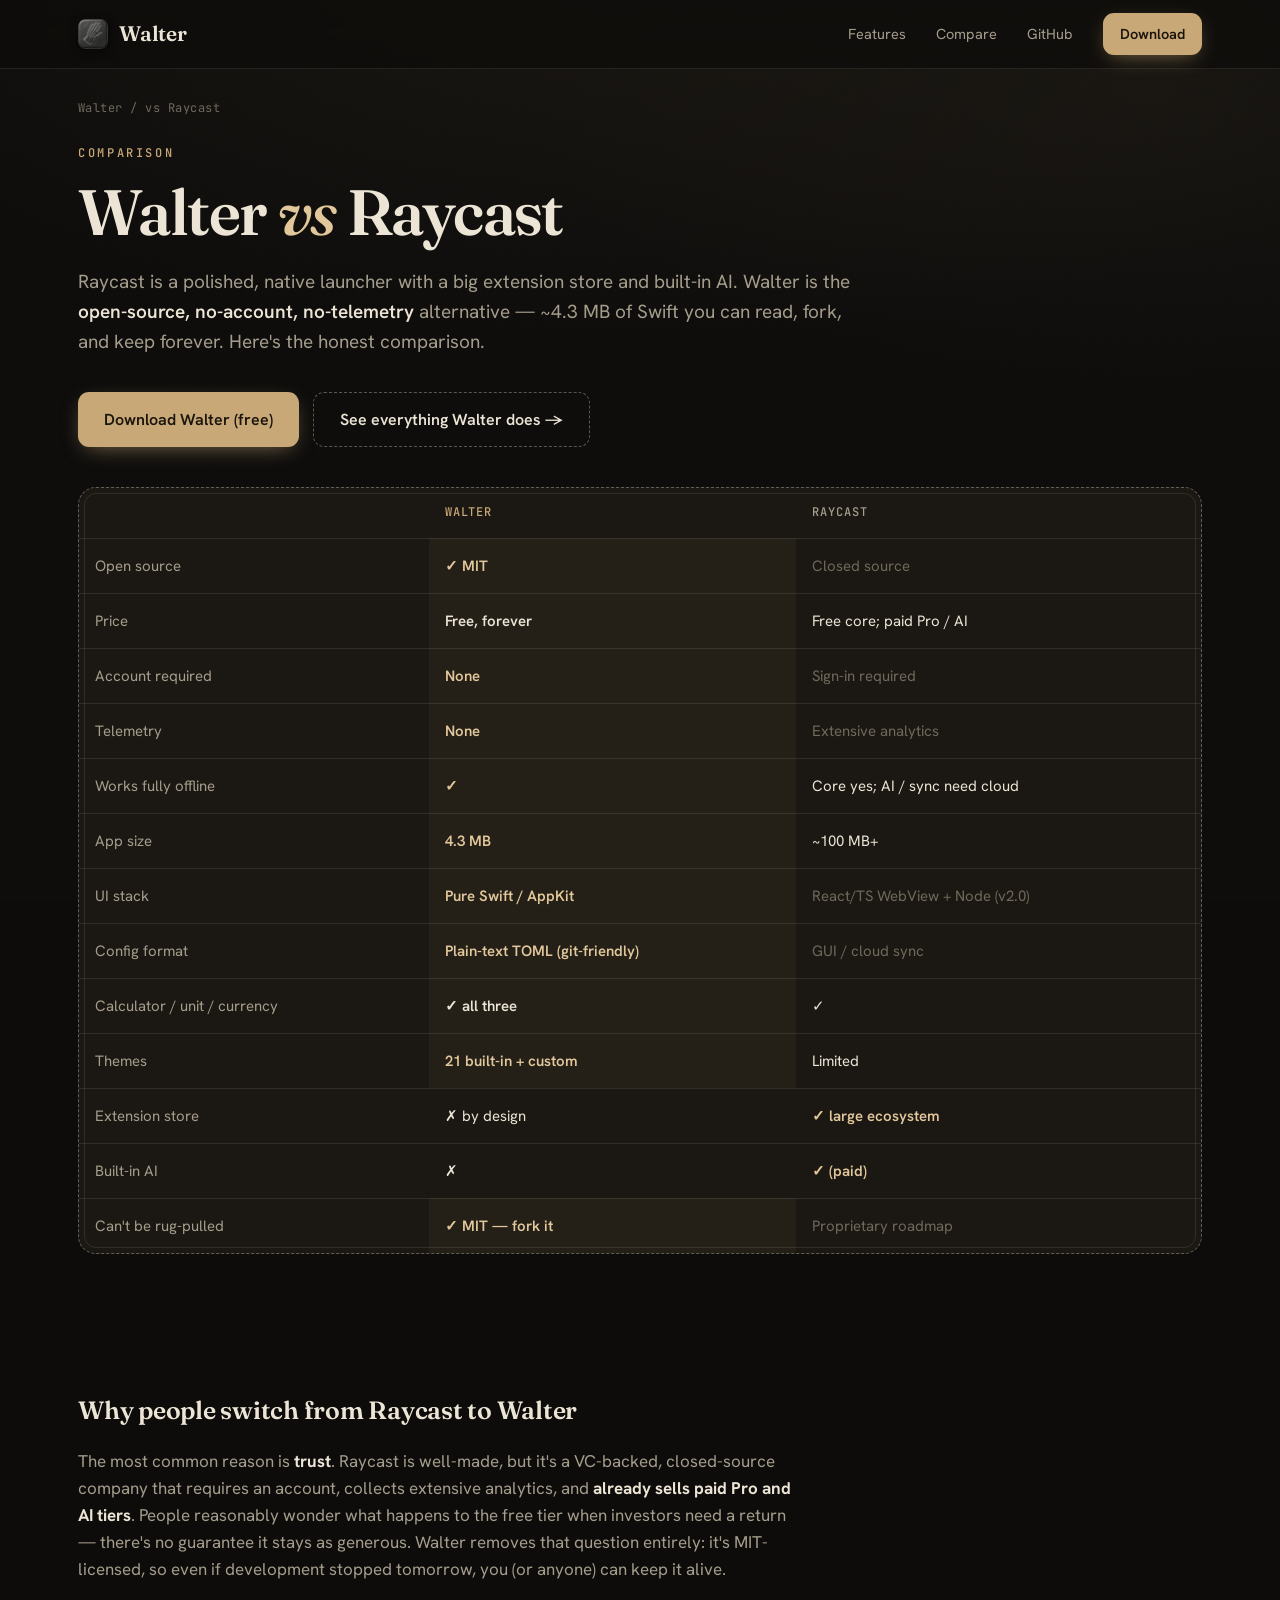
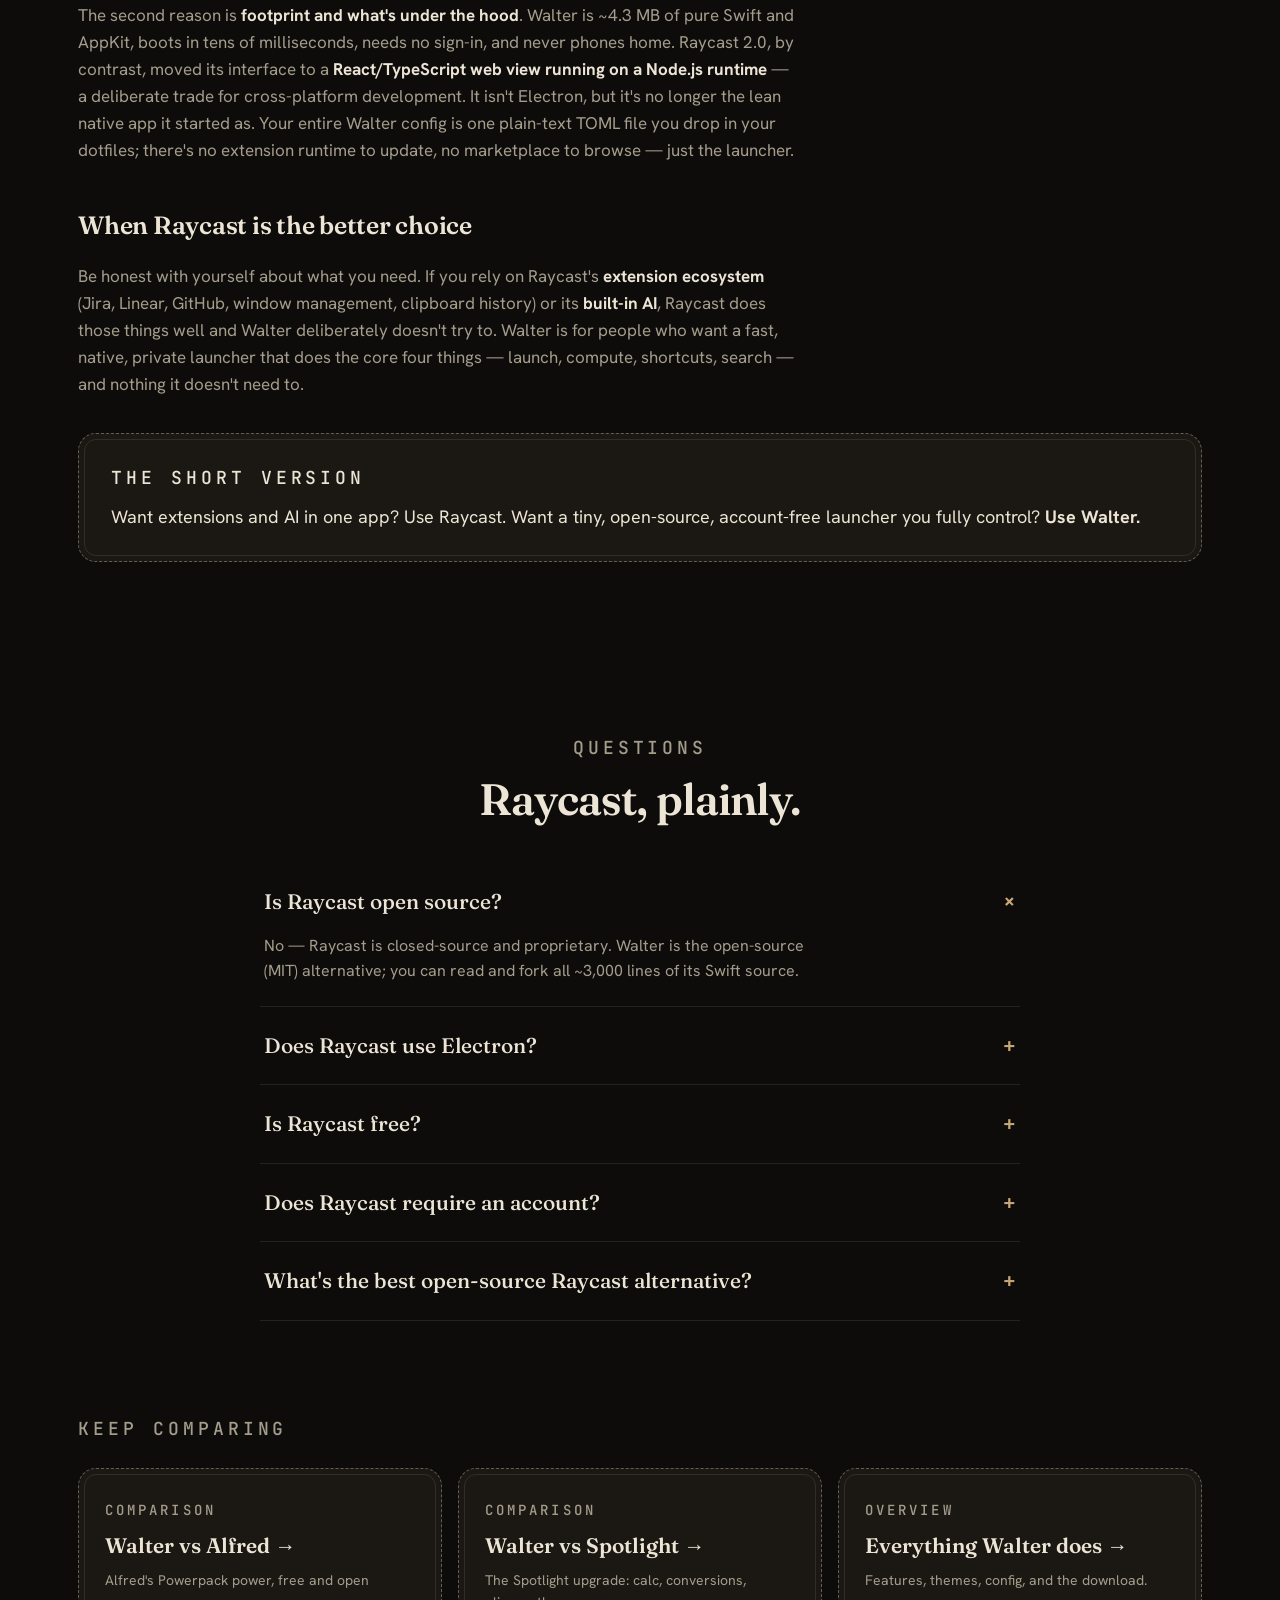
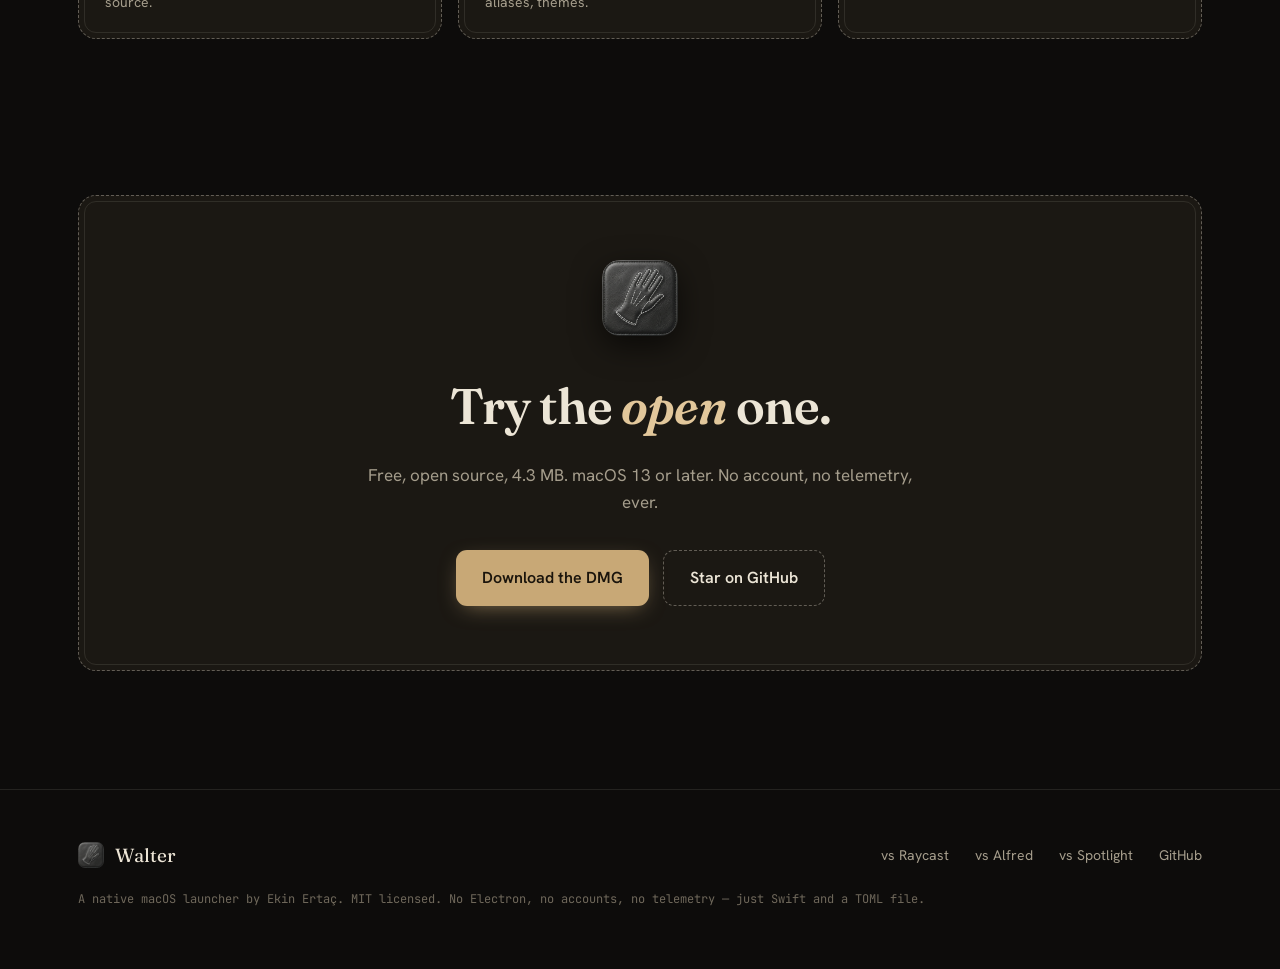
<file: vs-raycast/index.html>
<!doctype html>
<!-- /vs-raycast — comparison page targeting "open source raycast alternative",
     "is raycast open source", "free raycast alternative", "raycast no account".
     Honest framing: Raycast is genuinely good; Walter's wedge is openness,
     no account, no telemetry, footprint. Shares /assets/site.css. -->
<html lang="en">
<head>
  <meta charset="UTF-8" />
  <meta name="viewport" content="width=device-width, initial-scale=1" />
  <title>Walter vs Raycast — the Open-Source, No-Account Alternative</title>
  <meta name="description" content="Walter vs Raycast: a native, open-source (MIT) macOS launcher with no account and no telemetry, versus Raycast's closed-source, account-required app. Honest, side-by-side comparison." />
  <link rel="canonical" href="https://walterlauncher.com/vs-raycast/" />
  <meta name="theme-color" content="#0d0c0b" />
  <meta property="og:type" content="article" />
  <meta property="og:url" content="https://walterlauncher.com/vs-raycast/" />
  <meta property="og:title" content="Walter vs Raycast — the Open-Source, No-Account Alternative" />
  <meta property="og:description" content="A native, open-source macOS launcher with no account and no telemetry, compared honestly to Raycast." />
  <meta property="og:image" content="https://walterlauncher.com/assets/walter-list.png" />
  <meta name="twitter:card" content="summary_large_image" />
  <meta name="twitter:title" content="Walter vs Raycast — Open-Source Alternative" />
  <meta name="twitter:description" content="Native, open-source, no account, no telemetry — compared to Raycast." />
  <meta name="twitter:image" content="https://walterlauncher.com/assets/walter-list.png" />
  <link rel="icon" type="image/png" href="/assets/walter-icon.png" />
  <link rel="apple-touch-icon" href="/assets/walter-icon.png" />
  <link rel="preconnect" href="https://fonts.googleapis.com" />
  <link rel="preconnect" href="https://fonts.gstatic.com" crossorigin />
  <link href="https://fonts.googleapis.com/css2?family=Fraunces:ital,opsz,wght@0,9..144,400..700;1,9..144,400..600&family=Hanken+Grotesk:wght@400;500;600;700&family=JetBrains+Mono:wght@400;500;700&display=swap" rel="stylesheet" />
  <link rel="stylesheet" href="/assets/site.css" />
  <script type="application/ld+json">
  {
    "@context": "https://schema.org", "@type": "FAQPage",
    "mainEntity": [
      { "@type": "Question", "name": "Is Raycast open source?", "acceptedAnswer": { "@type": "Answer", "text": "No. Raycast is a closed-source, proprietary app. Walter is the open-source (MIT) alternative — you can read, fork, and audit its ~3,000 lines of Swift." } },
      { "@type": "Question", "name": "Does Raycast use Electron?", "acceptedAnswer": { "@type": "Answer", "text": "No, Raycast is not Electron. But as of version 2.0 its interface is a React/TypeScript web view running on a Node.js runtime with a thin native host, rather than the pure Swift/AppKit app it began as. Walter is pure Swift and AppKit at about 4.3 MB." } },
      { "@type": "Question", "name": "Is Raycast free?", "acceptedAnswer": { "@type": "Answer", "text": "Raycast's core is free but it is VC-backed and requires an account, with paid Pro and AI tiers. Walter is free and open source under the MIT license, with no account and no paid tier." } },
      { "@type": "Question", "name": "Does Raycast require an account?", "acceptedAnswer": { "@type": "Answer", "text": "Yes, Raycast asks you to sign in. Walter requires no account and works fully offline." } },
      { "@type": "Question", "name": "What is a good open-source alternative to Raycast?", "acceptedAnswer": { "@type": "Answer", "text": "Walter — a native macOS launcher in pure Swift and AppKit (~4.3 MB), MIT-licensed, with no account, no telemetry, and a plain-text TOML config." } }
    ]
  }
  </script>
  <script type="application/ld+json">
  {
    "@context": "https://schema.org", "@type": "BreadcrumbList",
    "itemListElement": [
      { "@type": "ListItem", "position": 1, "name": "Walter", "item": "https://walterlauncher.com/" },
      { "@type": "ListItem", "position": 2, "name": "Walter vs Raycast", "item": "https://walterlauncher.com/vs-raycast/" }
    ]
  }
  </script>
</head>
<body>
  <header class="nav">
    <div class="wrap nav-inner">
      <a class="brand" href="/"><img src="/assets/walter-icon.png" alt="Walter icon — a leather butler's glove" /> Walter</a>
      <nav class="nav-links">
        <a href="/#features">Features</a>
        <a href="/#compare">Compare</a>
        <a href="https://github.com/ekinertac/walter" target="_blank" rel="noopener">GitHub</a>
        <a class="btn btn-primary" href="https://github.com/ekinertac/walter/releases/latest" target="_blank" rel="noopener">Download</a>
      </nav>
    </div>
  </header>

  <div class="wrap"><p class="breadcrumb"><a href="/">Walter</a> / vs Raycast</p></div>

  <section class="vs-hero">
    <div class="wrap">
      <p class="eyebrow">Comparison</p>
      <h1>Walter <span class="ital">vs</span> Raycast</h1>
      <p class="sub">Raycast is a polished, native launcher with a big extension store and built-in AI. Walter is the <strong>open-source, no-account, no-telemetry</strong> alternative — ~4.3 MB of Swift you can read, fork, and keep forever. Here's the honest comparison.</p>
      <div class="cta-row">
        <a class="btn btn-primary" href="https://github.com/ekinertac/walter/releases/latest" target="_blank" rel="noopener">Download Walter (free)</a>
        <a class="btn btn-ghost" href="/">See everything Walter does →</a>
      </div>
    </div>
  </section>

  <section style="padding-top:24px;">
    <div class="wrap">
      <div class="cmp-scroll stitched" style="background:var(--panel);">
        <table class="cmp">
          <thead><tr><th></th><th class="walter">Walter</th><th>Raycast</th></tr></thead>
          <tbody>
            <tr><td>Open source</td><td class="walter win">✓ MIT</td><td class="no">Closed source</td></tr>
            <tr><td>Price</td><td class="walter">Free, forever</td><td>Free core; paid Pro / AI</td></tr>
            <tr><td>Account required</td><td class="walter win">None</td><td class="no">Sign-in required</td></tr>
            <tr><td>Telemetry</td><td class="walter win">None</td><td class="no">Extensive analytics</td></tr>
            <tr><td>Works fully offline</td><td class="walter win">✓</td><td>Core yes; AI / sync need cloud</td></tr>
            <tr><td>App size</td><td class="walter win">4.3 MB</td><td>~100 MB+</td></tr>
            <tr><td>UI stack</td><td class="walter win">Pure Swift / AppKit</td><td class="no">React/TS WebView + Node (v2.0)</td></tr>
            <tr><td>Config format</td><td class="walter win">Plain-text TOML (git-friendly)</td><td class="no">GUI / cloud sync</td></tr>
            <tr><td>Calculator / unit / currency</td><td class="walter">✓ all three</td><td>✓</td></tr>
            <tr><td>Themes</td><td class="walter win">21 built-in + custom</td><td>Limited</td></tr>
            <tr><td>Extension store</td><td>✗ by design</td><td class="win">✓ large ecosystem</td></tr>
            <tr><td>Built-in AI</td><td>✗</td><td class="win">✓ (paid)</td></tr>
            <tr><td>Can't be rug-pulled</td><td class="walter win">✓ MIT — fork it</td><td class="no">Proprietary roadmap</td></tr>
          </tbody>
        </table>
      </div>
    </div>
  </section>

  <section style="padding-top:18px;">
    <div class="wrap">
      <div class="prose">
        <h3>Why people switch from Raycast to Walter</h3>
        <p>The most common reason is <strong>trust</strong>. Raycast is well-made, but it's a VC-backed, closed-source company that requires an account, collects extensive analytics, and <strong>already sells paid Pro and AI tiers</strong>. People reasonably wonder what happens to the free tier when investors need a return — there's no guarantee it stays as generous. Walter removes that question entirely: it's MIT-licensed, so even if development stopped tomorrow, you (or anyone) can keep it alive.</p>
        <p>The second reason is <strong>footprint and what's under the hood</strong>. Walter is ~4.3 MB of pure Swift and AppKit, boots in tens of milliseconds, needs no sign-in, and never phones home. Raycast 2.0, by contrast, moved its interface to a <strong>React/TypeScript web view running on a Node.js runtime</strong> — a deliberate trade for cross-platform development. It isn't Electron, but it's no longer the lean native app it started as. Your entire Walter config is one plain-text TOML file you drop in your dotfiles; there's no extension runtime to update, no marketplace to browse — just the launcher.</p>
        <h3>When Raycast is the better choice</h3>
        <p>Be honest with yourself about what you need. If you rely on Raycast's <strong>extension ecosystem</strong> (Jira, Linear, GitHub, window management, clipboard history) or its <strong>built-in AI</strong>, Raycast does those things well and Walter deliberately doesn't try to. Walter is for people who want a fast, native, private launcher that does the core four things — launch, compute, shortcuts, search — and nothing it doesn't need to.</p>
      </div>
      <div class="verdict stitched" style="margin-top:34px;">
        <p class="eyebrow">The short version</p>
        <p>Want extensions and AI in one app? Use Raycast. Want a tiny, open-source, account-free launcher you fully control? <strong>Use Walter.</strong></p>
      </div>
    </div>
  </section>

  <section>
    <div class="wrap">
      <div class="sec-head" style="text-align:center;margin:0 auto 40px;"><p class="eyebrow">Questions</p><h2>Raycast, plainly.</h2></div>
      <div class="faq">
        <details class="q" open><summary>Is Raycast open source? <span class="plus">+</span></summary><p>No — Raycast is closed-source and proprietary. Walter is the open-source (MIT) alternative; you can read and fork all ~3,000 lines of its Swift source.</p></details>
        <details class="q"><summary>Does Raycast use Electron? <span class="plus">+</span></summary><p>No, it isn't Electron. But since version 2.0 Raycast's UI is a React/TypeScript web view on a Node.js runtime with a thin native shell — not the pure Swift/AppKit app it started as. Walter is pure Swift + AppKit at ~4.3 MB.</p></details>
        <details class="q"><summary>Is Raycast free? <span class="plus">+</span></summary><p>The core is free, but Raycast is VC-backed, requires an account, and sells paid Pro and AI tiers. Walter is free under the MIT license with no account and no paid tier.</p></details>
        <details class="q"><summary>Does Raycast require an account? <span class="plus">+</span></summary><p>Yes, you sign in to use it. Walter requires no account and works fully offline.</p></details>
        <details class="q"><summary>What's the best open-source Raycast alternative? <span class="plus">+</span></summary><p>Walter — native Swift + AppKit, ~4.3 MB, MIT-licensed, no telemetry, configured in plain-text TOML.</p></details>
      </div>
    </div>
  </section>

  <section style="padding-top:0;">
    <div class="wrap">
      <div class="sec-head" style="margin-bottom:24px;"><p class="eyebrow">Keep comparing</p></div>
      <div class="crosslinks">
        <a class="crosslink stitched" href="/vs-alfred/"><p class="eyebrow">Comparison</p><h3>Walter vs Alfred →</h3><p>Alfred's Powerpack power, free and open source.</p></a>
        <a class="crosslink stitched" href="/vs-spotlight/"><p class="eyebrow">Comparison</p><h3>Walter vs Spotlight →</h3><p>The Spotlight upgrade: calc, conversions, aliases, themes.</p></a>
        <a class="crosslink stitched" href="/"><p class="eyebrow">Overview</p><h3>Everything Walter does →</h3><p>Features, themes, config, and the download.</p></a>
      </div>
    </div>
  </section>

  <section class="download">
    <div class="wrap">
      <div class="download-card stitched">
        <img src="/assets/walter-icon.png" alt="Walter icon" />
        <h2>Try the <span class="ital">open</span> one.</h2>
        <p>Free, open source, 4.3 MB. macOS 13 or later. No account, no telemetry, ever.</p>
        <div class="cta-row">
          <a class="btn btn-primary" href="https://github.com/ekinertac/walter/releases/latest" target="_blank" rel="noopener">Download the DMG</a>
          <a class="btn btn-ghost" href="https://github.com/ekinertac/walter" target="_blank" rel="noopener">Star on GitHub</a>
        </div>
      </div>
    </div>
  </section>

  <footer class="foot">
    <div class="wrap">
      <div class="foot-inner">
        <a class="foot-brand" href="/"><img src="/assets/walter-icon.png" alt="" /> Walter</a>
        <nav class="foot-links">
          <a href="/vs-raycast/">vs Raycast</a>
          <a href="/vs-alfred/">vs Alfred</a>
          <a href="/vs-spotlight/">vs Spotlight</a>
          <a href="https://github.com/ekinertac/walter" target="_blank" rel="noopener">GitHub</a>
        </nav>
      </div>
      <p class="foot-note">A native macOS launcher by Ekin Ertaç. MIT licensed. No Electron, no accounts, no telemetry — just Swift and a TOML file.</p>
    </div>
  </footer>
</body>
</html>
</file>
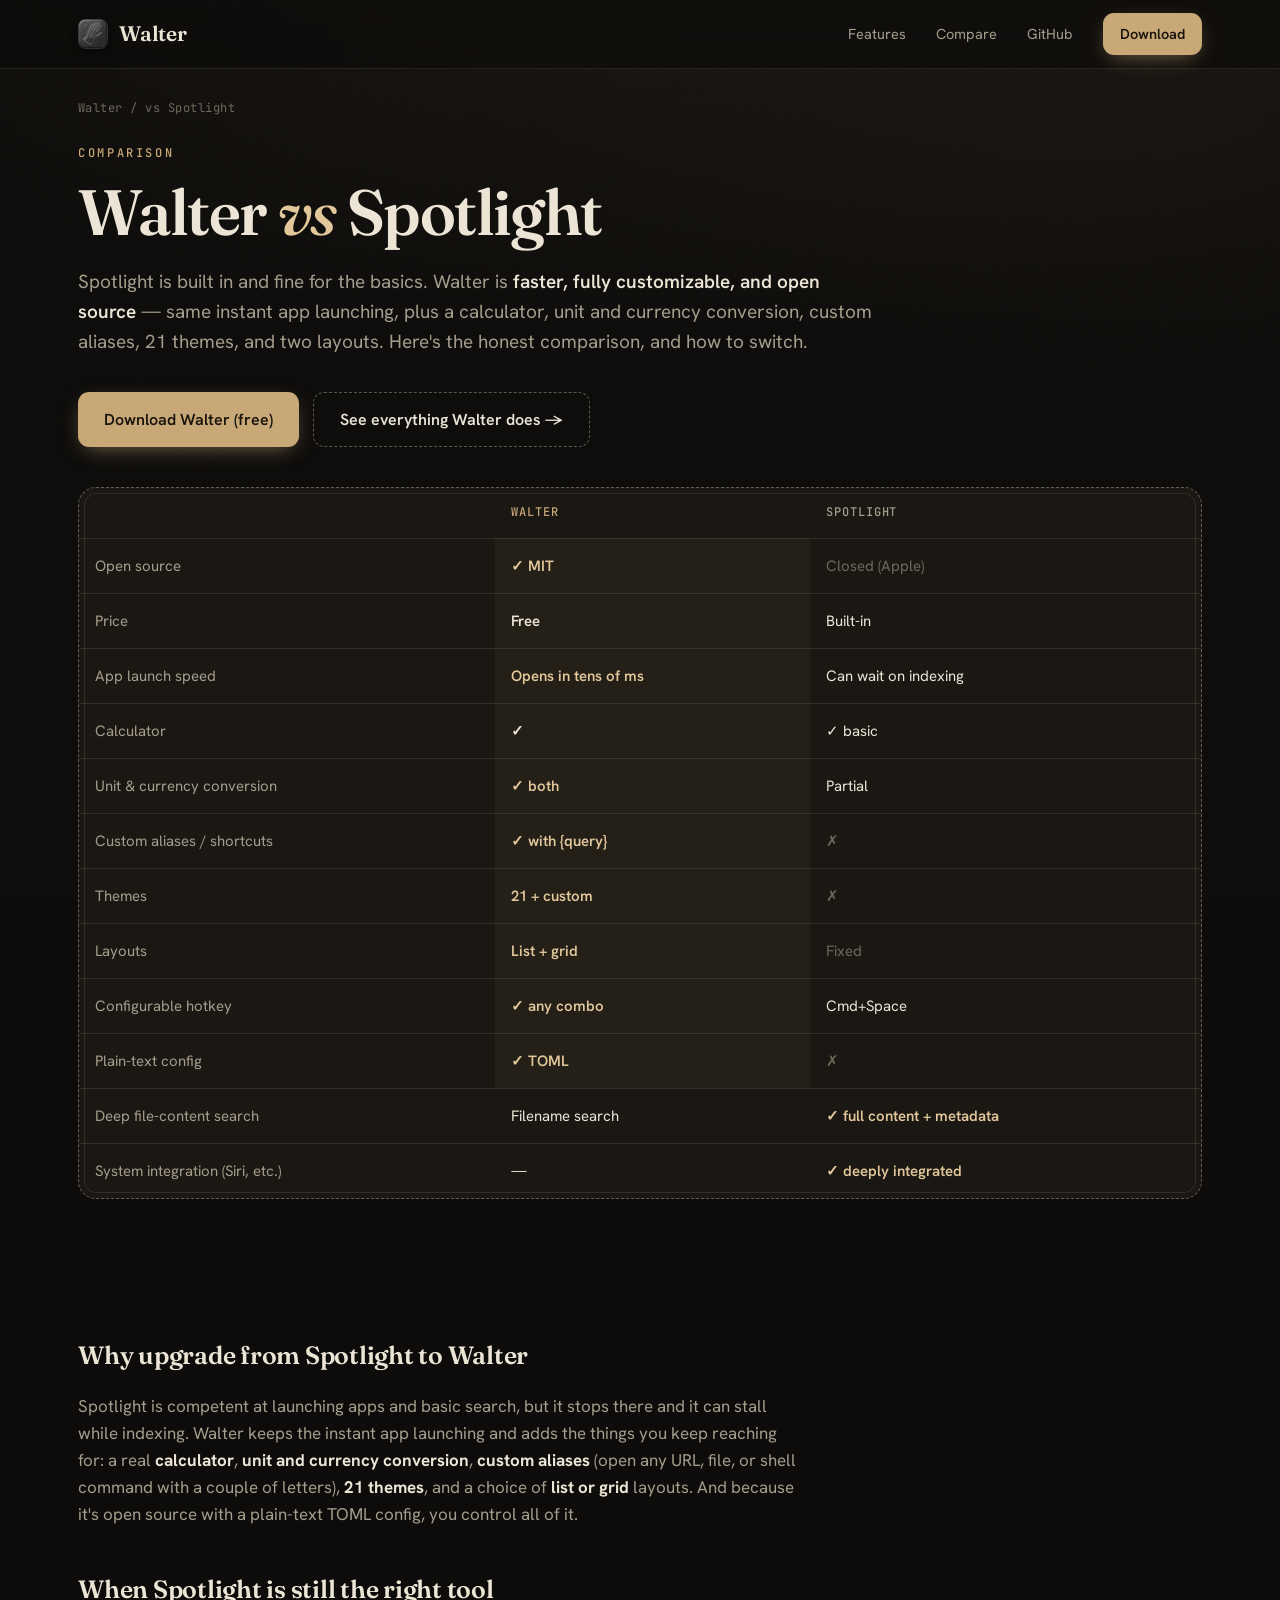
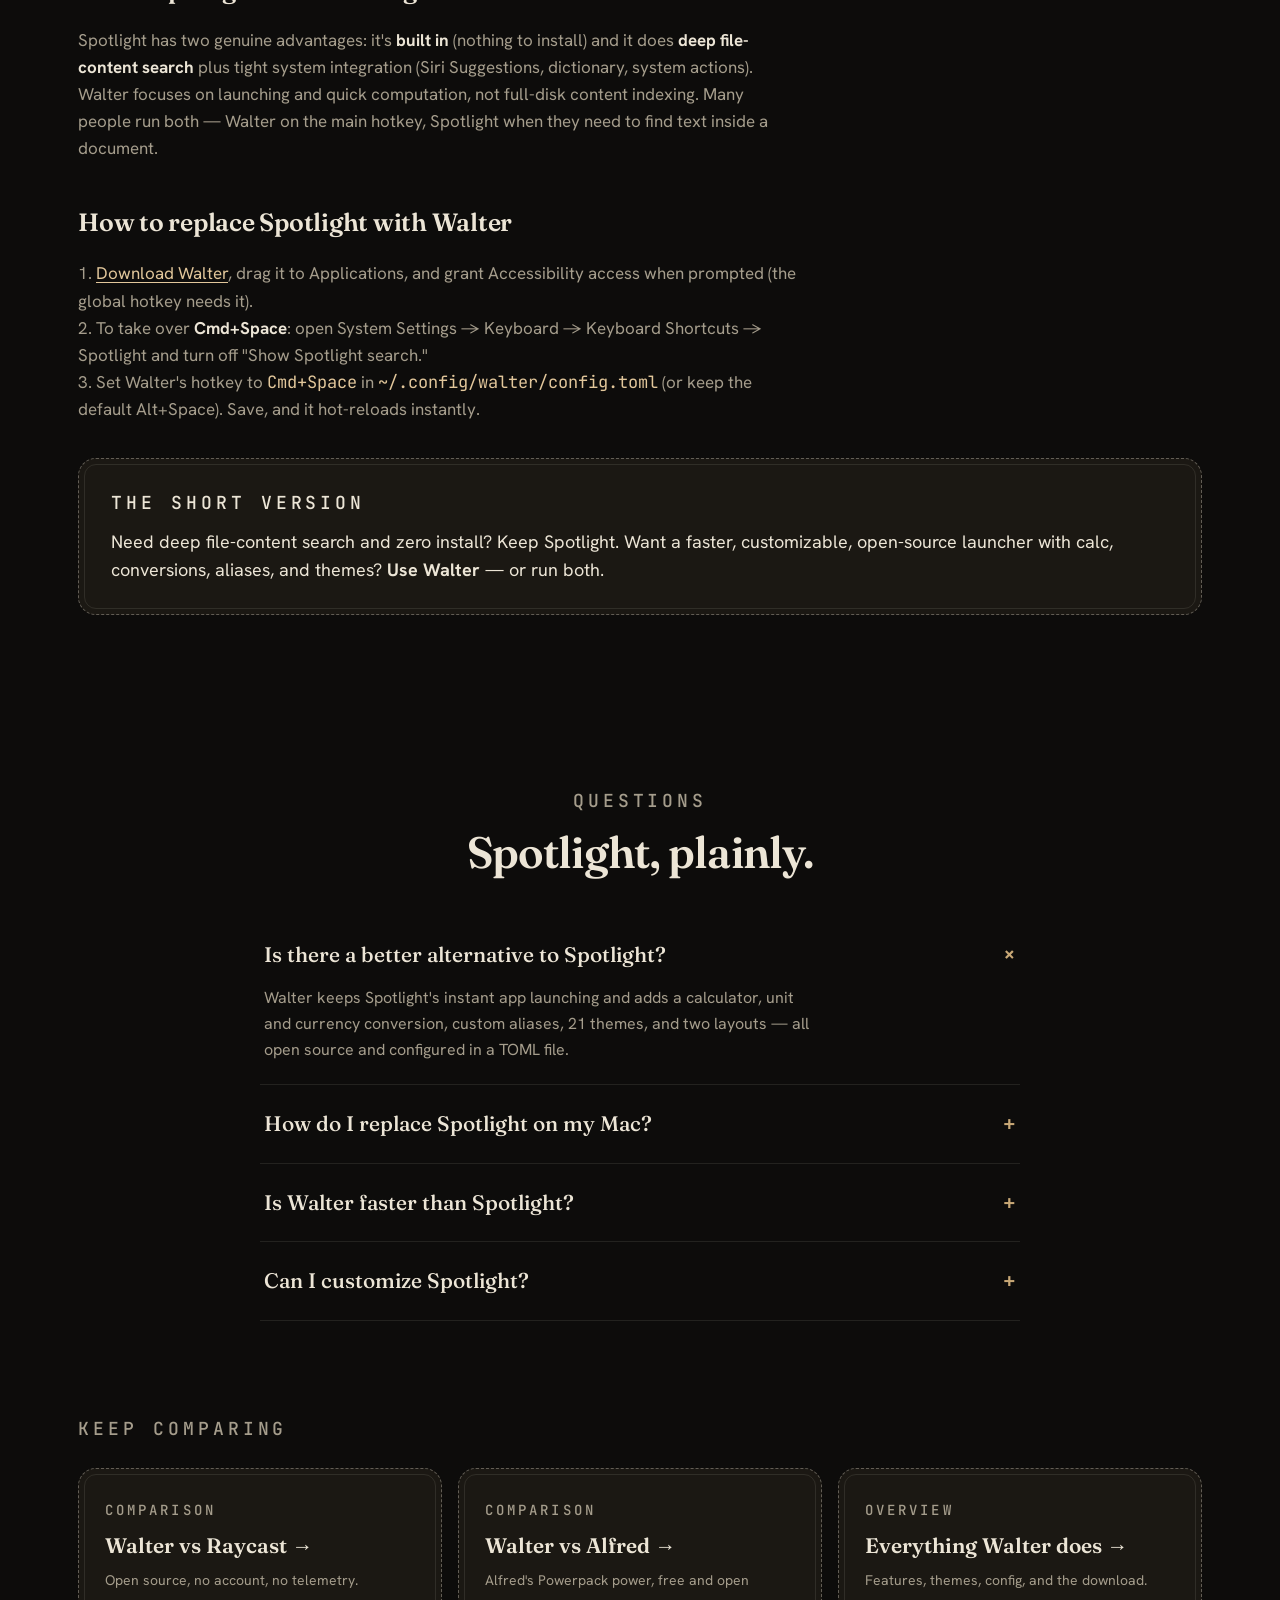
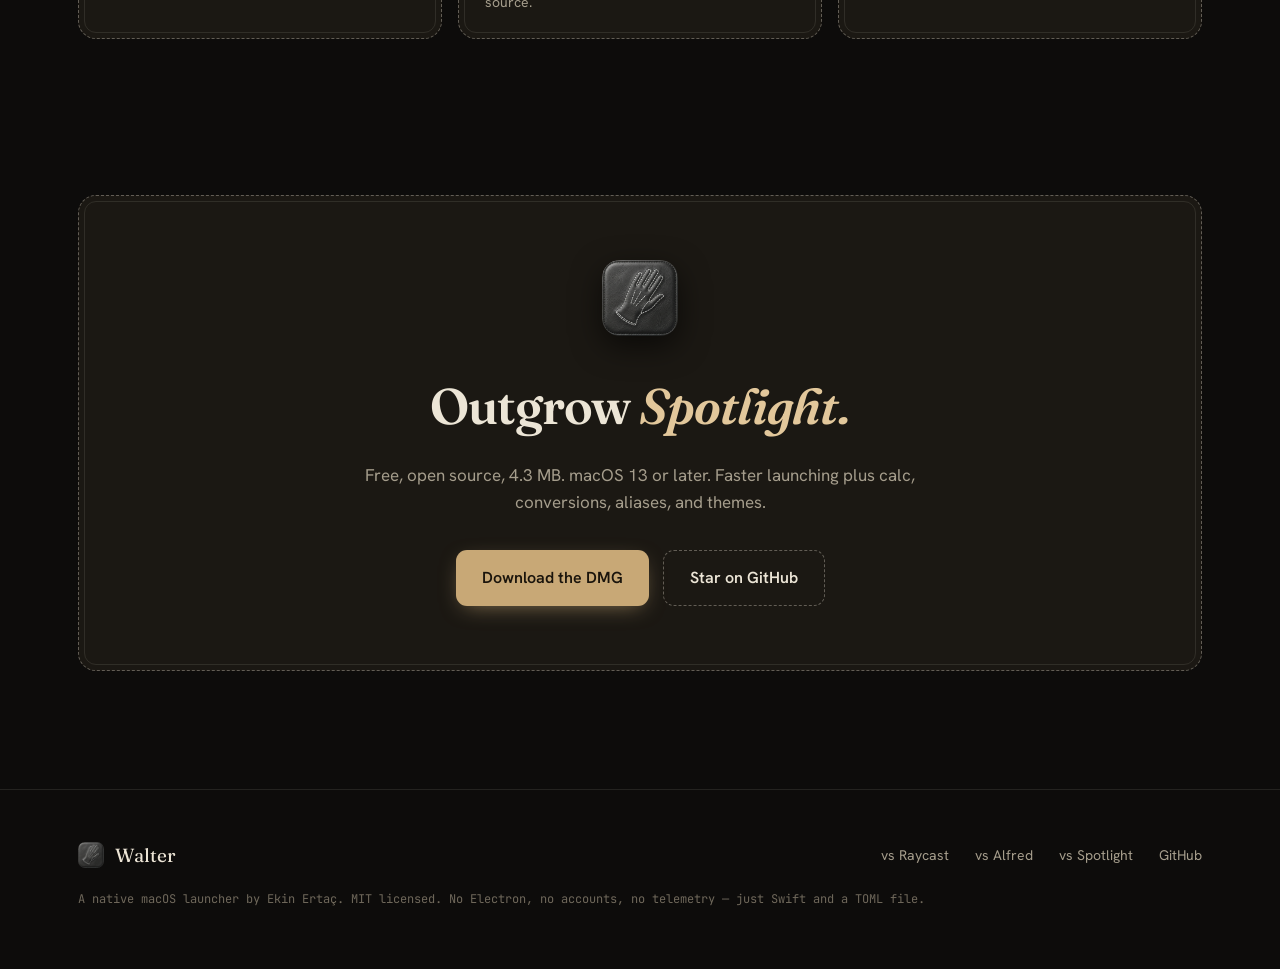
<file: vs-spotlight/index.html>
<!doctype html>
<!-- /vs-spotlight — targets "open source spotlight alternative", "spotlight alternative mac",
     "how to replace spotlight on mac", "better than spotlight". Honest framing: Spotlight
     wins on deep file-content search & system integration; Walter wins on speed,
     customization, calc/conversions/aliases/themes, open source. Shares site.css. -->
<html lang="en">
<head>
  <meta charset="UTF-8" />
  <meta name="viewport" content="width=device-width, initial-scale=1" />
  <title>Walter vs Spotlight — A Faster, Open-Source Spotlight Alternative</title>
  <meta name="description" content="Walter vs Spotlight: a faster, open-source macOS launcher that adds a calculator, unit and currency conversion, custom aliases, themes, and two layouts on top of what Spotlight does. Plus how to replace Spotlight." />
  <link rel="canonical" href="https://walterlauncher.com/vs-spotlight/" />
  <meta name="theme-color" content="#0d0c0b" />
  <meta property="og:type" content="article" />
  <meta property="og:url" content="https://walterlauncher.com/vs-spotlight/" />
  <meta property="og:title" content="Walter vs Spotlight — A Faster, Open-Source Alternative" />
  <meta property="og:description" content="A faster, open-source macOS launcher that adds calculator, conversions, aliases, and themes on top of Spotlight." />
  <meta property="og:image" content="https://walterlauncher.com/assets/walter-list.png" />
  <meta name="twitter:card" content="summary_large_image" />
  <meta name="twitter:title" content="Walter vs Spotlight — Open-Source Alternative" />
  <meta name="twitter:description" content="Faster, customizable, open source — compared to Spotlight, plus how to replace it." />
  <meta name="twitter:image" content="https://walterlauncher.com/assets/walter-list.png" />
  <link rel="icon" type="image/png" href="/assets/walter-icon.png" />
  <link rel="apple-touch-icon" href="/assets/walter-icon.png" />
  <link rel="preconnect" href="https://fonts.googleapis.com" />
  <link rel="preconnect" href="https://fonts.gstatic.com" crossorigin />
  <link href="https://fonts.googleapis.com/css2?family=Fraunces:ital,opsz,wght@0,9..144,400..700;1,9..144,400..600&family=Hanken+Grotesk:wght@400;500;600;700&family=JetBrains+Mono:wght@400;500;700&display=swap" rel="stylesheet" />
  <link rel="stylesheet" href="/assets/site.css" />
  <script type="application/ld+json">
  {
    "@context": "https://schema.org", "@type": "FAQPage",
    "mainEntity": [
      { "@type": "Question", "name": "Is there a better alternative to Spotlight?", "acceptedAnswer": { "@type": "Answer", "text": "Walter is a faster, open-source macOS launcher that keeps Spotlight's quick app launching and adds a calculator, unit and currency conversion, custom aliases, 21 themes, and two layouts — all configured in a plain-text TOML file." } },
      { "@type": "Question", "name": "How do I replace Spotlight on my Mac?", "acceptedAnswer": { "@type": "Answer", "text": "Download Walter, drag it to Applications, grant Accessibility access, and set its hotkey. To use Cmd+Space, turn off Spotlight's shortcut in System Settings → Keyboard → Keyboard Shortcuts → Spotlight, then set the same combo in Walter." } },
      { "@type": "Question", "name": "Is Walter faster than Spotlight?", "acceptedAnswer": { "@type": "Answer", "text": "Yes. Walter opens in tens of milliseconds and narrows results on every keystroke with no indexing wait or spinner." } },
      { "@type": "Question", "name": "Can I customize Spotlight?", "acceptedAnswer": { "@type": "Answer", "text": "Spotlight offers very little customization. Walter is fully configurable through a TOML file — hotkey, layout, themes, search engine, and custom aliases." } }
    ]
  }
  </script>
  <script type="application/ld+json">
  {
    "@context": "https://schema.org", "@type": "BreadcrumbList",
    "itemListElement": [
      { "@type": "ListItem", "position": 1, "name": "Walter", "item": "https://walterlauncher.com/" },
      { "@type": "ListItem", "position": 2, "name": "Walter vs Spotlight", "item": "https://walterlauncher.com/vs-spotlight/" }
    ]
  }
  </script>
</head>
<body>
  <header class="nav">
    <div class="wrap nav-inner">
      <a class="brand" href="/"><img src="/assets/walter-icon.png" alt="Walter icon — a leather butler's glove" /> Walter</a>
      <nav class="nav-links">
        <a href="/#features">Features</a>
        <a href="/#compare">Compare</a>
        <a href="https://github.com/ekinertac/walter" target="_blank" rel="noopener">GitHub</a>
        <a class="btn btn-primary" href="https://github.com/ekinertac/walter/releases/latest" target="_blank" rel="noopener">Download</a>
      </nav>
    </div>
  </header>

  <div class="wrap"><p class="breadcrumb"><a href="/">Walter</a> / vs Spotlight</p></div>

  <section class="vs-hero">
    <div class="wrap">
      <p class="eyebrow">Comparison</p>
      <h1>Walter <span class="ital">vs</span> Spotlight</h1>
      <p class="sub">Spotlight is built in and fine for the basics. Walter is <strong>faster, fully customizable, and open source</strong> — same instant app launching, plus a calculator, unit and currency conversion, custom aliases, 21 themes, and two layouts. Here's the honest comparison, and how to switch.</p>
      <div class="cta-row">
        <a class="btn btn-primary" href="https://github.com/ekinertac/walter/releases/latest" target="_blank" rel="noopener">Download Walter (free)</a>
        <a class="btn btn-ghost" href="/">See everything Walter does →</a>
      </div>
    </div>
  </section>

  <section style="padding-top:24px;">
    <div class="wrap">
      <div class="cmp-scroll stitched" style="background:var(--panel);">
        <table class="cmp">
          <thead><tr><th></th><th class="walter">Walter</th><th>Spotlight</th></tr></thead>
          <tbody>
            <tr><td>Open source</td><td class="walter win">✓ MIT</td><td class="no">Closed (Apple)</td></tr>
            <tr><td>Price</td><td class="walter">Free</td><td>Built-in</td></tr>
            <tr><td>App launch speed</td><td class="walter win">Opens in tens of ms</td><td>Can wait on indexing</td></tr>
            <tr><td>Calculator</td><td class="walter">✓</td><td>✓ basic</td></tr>
            <tr><td>Unit &amp; currency conversion</td><td class="walter win">✓ both</td><td>Partial</td></tr>
            <tr><td>Custom aliases / shortcuts</td><td class="walter win">✓ with {query}</td><td class="no">✗</td></tr>
            <tr><td>Themes</td><td class="walter win">21 + custom</td><td class="no">✗</td></tr>
            <tr><td>Layouts</td><td class="walter win">List + grid</td><td class="no">Fixed</td></tr>
            <tr><td>Configurable hotkey</td><td class="walter win">✓ any combo</td><td>Cmd+Space</td></tr>
            <tr><td>Plain-text config</td><td class="walter win">✓ TOML</td><td class="no">✗</td></tr>
            <tr><td>Deep file-content search</td><td>Filename search</td><td class="win">✓ full content + metadata</td></tr>
            <tr><td>System integration (Siri, etc.)</td><td>—</td><td class="win">✓ deeply integrated</td></tr>
          </tbody>
        </table>
      </div>
    </div>
  </section>

  <section style="padding-top:18px;">
    <div class="wrap">
      <div class="prose">
        <h3>Why upgrade from Spotlight to Walter</h3>
        <p>Spotlight is competent at launching apps and basic search, but it stops there and it can stall while indexing. Walter keeps the instant app launching and adds the things you keep reaching for: a real <strong>calculator</strong>, <strong>unit and currency conversion</strong>, <strong>custom aliases</strong> (open any URL, file, or shell command with a couple of letters), <strong>21 themes</strong>, and a choice of <strong>list or grid</strong> layouts. And because it's open source with a plain-text TOML config, you control all of it.</p>
        <h3>When Spotlight is still the right tool</h3>
        <p>Spotlight has two genuine advantages: it's <strong>built in</strong> (nothing to install) and it does <strong>deep file-content search</strong> plus tight system integration (Siri Suggestions, dictionary, system actions). Walter focuses on launching and quick computation, not full-disk content indexing. Many people run both — Walter on the main hotkey, Spotlight when they need to find text inside a document.</p>
        <h3>How to replace Spotlight with Walter</h3>
        <p>1. <a href="https://github.com/ekinertac/walter/releases/latest">Download Walter</a>, drag it to Applications, and grant Accessibility access when prompted (the global hotkey needs it).<br/>
        2. To take over <strong>Cmd+Space</strong>: open System Settings → Keyboard → Keyboard Shortcuts → Spotlight and turn off "Show Spotlight search."<br/>
        3. Set Walter's hotkey to <code style="font-family:var(--mono);color:var(--brass-hi)">Cmd+Space</code> in <code style="font-family:var(--mono);color:var(--brass-hi)">~/.config/walter/config.toml</code> (or keep the default Alt+Space). Save, and it hot-reloads instantly.</p>
      </div>
      <div class="verdict stitched" style="margin-top:34px;">
        <p class="eyebrow">The short version</p>
        <p>Need deep file-content search and zero install? Keep Spotlight. Want a faster, customizable, open-source launcher with calc, conversions, aliases, and themes? <strong>Use Walter</strong> — or run both.</p>
      </div>
    </div>
  </section>

  <section>
    <div class="wrap">
      <div class="sec-head" style="text-align:center;margin:0 auto 40px;"><p class="eyebrow">Questions</p><h2>Spotlight, plainly.</h2></div>
      <div class="faq">
        <details class="q" open><summary>Is there a better alternative to Spotlight? <span class="plus">+</span></summary><p>Walter keeps Spotlight's instant app launching and adds a calculator, unit and currency conversion, custom aliases, 21 themes, and two layouts — all open source and configured in a TOML file.</p></details>
        <details class="q"><summary>How do I replace Spotlight on my Mac? <span class="plus">+</span></summary><p>Download Walter, grant Accessibility access, then turn off Spotlight's shortcut in System Settings → Keyboard → Keyboard Shortcuts → Spotlight and set the same combo in Walter's config.</p></details>
        <details class="q"><summary>Is Walter faster than Spotlight? <span class="plus">+</span></summary><p>Yes — it opens in tens of milliseconds and narrows results on every keystroke, with no indexing wait or spinner.</p></details>
        <details class="q"><summary>Can I customize Spotlight? <span class="plus">+</span></summary><p>Barely. Walter is fully configurable — hotkey, layout, themes, search engine, and custom aliases, all in plain-text TOML.</p></details>
      </div>
    </div>
  </section>

  <section style="padding-top:0;">
    <div class="wrap">
      <div class="sec-head" style="margin-bottom:24px;"><p class="eyebrow">Keep comparing</p></div>
      <div class="crosslinks">
        <a class="crosslink stitched" href="/vs-raycast/"><p class="eyebrow">Comparison</p><h3>Walter vs Raycast →</h3><p>Open source, no account, no telemetry.</p></a>
        <a class="crosslink stitched" href="/vs-alfred/"><p class="eyebrow">Comparison</p><h3>Walter vs Alfred →</h3><p>Alfred's Powerpack power, free and open source.</p></a>
        <a class="crosslink stitched" href="/"><p class="eyebrow">Overview</p><h3>Everything Walter does →</h3><p>Features, themes, config, and the download.</p></a>
      </div>
    </div>
  </section>

  <section class="download">
    <div class="wrap">
      <div class="download-card stitched">
        <img src="/assets/walter-icon.png" alt="Walter icon" />
        <h2>Outgrow <span class="ital">Spotlight.</span></h2>
        <p>Free, open source, 4.3 MB. macOS 13 or later. Faster launching plus calc, conversions, aliases, and themes.</p>
        <div class="cta-row">
          <a class="btn btn-primary" href="https://github.com/ekinertac/walter/releases/latest" target="_blank" rel="noopener">Download the DMG</a>
          <a class="btn btn-ghost" href="https://github.com/ekinertac/walter" target="_blank" rel="noopener">Star on GitHub</a>
        </div>
      </div>
    </div>
  </section>

  <footer class="foot">
    <div class="wrap">
      <div class="foot-inner">
        <a class="foot-brand" href="/"><img src="/assets/walter-icon.png" alt="" /> Walter</a>
        <nav class="foot-links">
          <a href="/vs-raycast/">vs Raycast</a>
          <a href="/vs-alfred/">vs Alfred</a>
          <a href="/vs-spotlight/">vs Spotlight</a>
          <a href="https://github.com/ekinertac/walter" target="_blank" rel="noopener">GitHub</a>
        </nav>
      </div>
      <p class="foot-note">A native macOS launcher by Ekin Ertaç. MIT licensed. No Electron, no accounts, no telemetry — just Swift and a TOML file.</p>
    </div>
  </footer>
</body>
</html>
</file>
<file: assets/site.css>
/* site.css — shared styles for walterlauncher.com (homepage + /vs-* pages).
   Extracted from index.html so every page shares one source of truth. */

:root {
      --leather:   #0d0c0b;   /* near-black leather */
      --leather-2: #16140f;   /* raised leather */
      --panel:     #1b1813;   /* card surface */
      --thread:    #ece5d6;   /* cream stitching thread = primary text */
      --thread-dim:#a59d8c;   /* muted thread */
      --thread-faint:#6f685b;
      --brass:     #c8a876;   /* brass hardware accent */
      --brass-hi:  #e2c79b;
      --stitch:    rgba(236,229,214,.34); /* dashed stitching color */
      --hair:      rgba(236,229,214,.10);
      --warm-sel:  #3a2a1a;   /* the launcher's warm selection highlight */
      --radius:    18px;
      --maxw:      1180px;
      --serif: "Fraunces", Georgia, serif;
      --sans: "Hanken Grotesk", -apple-system, sans-serif;
      --mono: "JetBrains Mono", ui-monospace, monospace;
    }

    * { box-sizing: border-box; margin: 0; padding: 0; }
    html { scroll-behavior: smooth; -webkit-font-smoothing: antialiased; }
    body {
      background: var(--leather);
      color: var(--thread);
      font-family: var(--sans);
      font-size: 17px;
      line-height: 1.6;
      overflow-x: hidden;
      /* leather grain: layered radial + fine noise */
      background-image:
        radial-gradient(120% 80% at 50% -10%, #1a1712 0%, transparent 60%),
        radial-gradient(90% 60% at 90% 10%, rgba(200,168,118,.05) 0%, transparent 55%);
      background-attachment: fixed;
    }
    /* fine grain overlay */
    body::before {
      content: ""; position: fixed; inset: 0; z-index: 0; pointer-events: none;
      opacity: .5; mix-blend-mode: overlay;
      background-image: url("data:image/svg+xml,%3Csvg xmlns='http://www.w3.org/2000/svg' width='160' height='160'%3E%3Cfilter id='n'%3E%3CfeTurbulence type='fractalNoise' baseFrequency='.85' numOctaves='2' stitchTiles='stitch'/%3E%3C/filter%3E%3Crect width='100%25' height='100%25' filter='url(%23n)' opacity='.5'/%3E%3C/svg%3E");
    }
    .wrap { max-width: var(--maxw); margin: 0 auto; padding: 0 28px; position: relative; z-index: 1; }

    a { color: inherit; text-decoration: none; }
    .eyebrow {
      font-family: var(--mono); font-size: 12px; font-weight: 500;
      letter-spacing: .22em; text-transform: uppercase; color: var(--brass);
    }

    /* ---- stitched border motif (the glove's white stitching) ---- */
    .stitched {
      position: relative;
      border: 1.5px dashed var(--stitch);
      border-radius: var(--radius);
      background: var(--panel);
    }
    .stitched::after { /* inner hairline so the stitch reads as a seam */
      content: ""; position: absolute; inset: 5px; border-radius: calc(var(--radius) - 6px);
      border: 1px solid var(--hair); pointer-events: none;
    }

    /* ---- nav ---- */
    header.nav {
      position: sticky; top: 0; z-index: 50;
      backdrop-filter: blur(14px) saturate(120%);
      background: rgba(13,12,11,.7);
      border-bottom: 1px solid var(--hair);
    }
    .nav-inner { display: flex; align-items: center; justify-content: space-between; height: 68px; }
    .brand { display: flex; align-items: center; gap: 11px; font-family: var(--serif); font-size: 21px; font-weight: 600; letter-spacing: -.01em; }
    .brand img { width: 30px; height: 30px; border-radius: 8px; box-shadow: 0 2px 10px rgba(0,0,0,.6); }
    .nav-links { display: flex; align-items: center; gap: 30px; }
    .nav-links a { font-size: 14.5px; color: var(--thread-dim); transition: color .18s; }
    .nav-links a:hover { color: var(--thread); }
    .nav-links a.btn-primary { color: #1a140c; } /* override muted nav color so button label stays dark on brass */
    .nav-links a.btn-primary:hover { color: #1a140c; }
    .btn {
      font-family: var(--sans); font-weight: 600; font-size: 15px;
      padding: 11px 20px; border-radius: 11px; cursor: pointer; border: none;
      display: inline-flex; align-items: center; gap: 9px; transition: transform .16s, box-shadow .2s, background .2s;
    }
    .btn-primary { background: var(--brass); color: #1a140c; box-shadow: 0 6px 22px -8px rgba(200,168,118,.7); }
    .btn-primary:hover { background: var(--brass-hi); transform: translateY(-2px); box-shadow: 0 12px 30px -8px rgba(200,168,118,.6); }
    .btn-ghost { background: transparent; color: var(--thread); border: 1.5px dashed var(--stitch); }
    .btn-ghost:hover { border-color: var(--brass); color: var(--brass-hi); }
    .nav .btn { padding: 9px 17px; }
    .nav-links a.navlink-hide { }

    /* ---- hero ---- */
    .hero { padding: 84px 0 64px; }
    .hero-mark { position: relative; width: 82px; height: 82px; margin-bottom: 26px; }
    .hero-mark img { width: 82px; height: 82px; border-radius: 19px; position: relative; z-index: 1;
      box-shadow: 0 18px 42px -12px rgba(0,0,0,.9), 0 2px 0 rgba(255,255,255,.05) inset, 0 0 0 1px rgba(236,229,214,.08); }
    .hero-mark::after { content: ""; position: absolute; inset: -14px; z-index: 0; border-radius: 30px;
      background: radial-gradient(circle, rgba(200,168,118,.32), transparent 70%); filter: blur(16px); }
    .hero-grid { display: grid; grid-template-columns: 1.02fr 1fr; gap: 56px; align-items: center; }
    .hero h1 {
      font-family: var(--serif); font-weight: 600; font-size: clamp(44px, 5.6vw, 76px);
      line-height: .98; letter-spacing: -.025em; margin: 20px 0 0;
    }
    .hero h1 .ital { font-style: italic; font-weight: 500; color: var(--brass-hi); }
    .hero .sub { font-size: 19px; color: var(--thread-dim); margin: 24px 0 0; max-width: 30em; }
    .hero .sub strong { color: var(--thread); font-weight: 600; }
    .cta-row { display: flex; gap: 14px; margin-top: 34px; flex-wrap: wrap; }
    .cta-row .btn { padding: 14px 26px; font-size: 16px; }
    .stat-row { display: flex; gap: 26px; margin-top: 38px; flex-wrap: wrap; }
    .stat { display: flex; flex-direction: column; gap: 2px; }
    .stat b { font-family: var(--serif); font-size: 26px; font-weight: 600; color: var(--thread); line-height: 1; }
    .stat span { font-family: var(--mono); font-size: 11px; letter-spacing: .12em; text-transform: uppercase; color: var(--thread-faint); margin-top: 6px; }
    .stat-div { width: 1px; background: var(--hair); }

    /* speed band */
    .speed-metrics { display: grid; grid-template-columns: repeat(3, 1fr); gap: 18px; }
    .metric { padding: 36px 32px; }
    .metric b { font-family: var(--serif); font-size: clamp(34px, 4.4vw, 54px); font-weight: 600; color: var(--brass-hi); display: block; line-height: 1; letter-spacing: -.02em; }
    .metric span { font-family: var(--mono); font-size: 12px; letter-spacing: .12em; text-transform: uppercase; color: var(--thread-faint); margin-top: 16px; display: block; }

    /* ---- the launcher mockup (CSS recreation) ---- */
    .launcher-stage { position: relative; display: flex; justify-content: center; perspective: 1400px; }
    .launcher-stage::before {
      content: ""; position: absolute; width: 78%; height: 78%; top: 11%; left: 11%;
      background: radial-gradient(circle, rgba(200,168,118,.16), transparent 68%); filter: blur(34px); z-index: 0;
    }
    .launcher {
      position: relative; z-index: 1; width: 100%; max-width: 440px;
      background: rgba(20,18,16,.74); backdrop-filter: blur(40px) saturate(150%);
      border-radius: 20px; border: 1px solid rgba(236,229,214,.12);
      box-shadow: 0 40px 80px -24px rgba(0,0,0,.85), 0 0 0 1px rgba(0,0,0,.5), inset 0 1px 0 rgba(255,255,255,.06);
      overflow: hidden; animation: floaty 7s ease-in-out infinite;
    }
    @keyframes floaty { 0%,100% { transform: translateY(0) rotateX(2deg); } 50% { transform: translateY(-12px) rotateX(2deg); } }
    .l-search { display: flex; align-items: center; gap: 13px; padding: 19px 21px; border-bottom: 1px solid rgba(236,229,214,.08); }
    .l-search svg { width: 19px; height: 19px; color: var(--thread-dim); flex: none; }
    .l-query { font-family: var(--sans); font-size: 21px; color: var(--thread); font-weight: 500; }
    .l-caret { display: inline-block; width: 2px; height: 22px; background: var(--brass); margin-left: 1px; vertical-align: middle; animation: blink 1s steps(1) infinite; }
    @keyframes blink { 50% { opacity: 0; } }
    .l-results { padding: 8px; min-height: 256px; }
    .l-row { display: flex; align-items: center; gap: 13px; padding: 11px 13px; border-radius: 11px; }
    .l-row.sel { background: linear-gradient(90deg, var(--warm-sel), rgba(58,42,26,.35)); }
    .l-ico { width: 34px; height: 34px; border-radius: 8px; flex: none; display: grid; place-items: center; font-size: 17px; box-shadow: 0 2px 6px rgba(0,0,0,.4); }
    .l-meta { flex: 1; min-width: 0; }
    .l-title { font-size: 15px; font-weight: 600; color: var(--thread); }
    .l-path { font-family: var(--mono); font-size: 11px; color: var(--thread-faint); margin-top: 1px; white-space: nowrap; overflow: hidden; text-overflow: ellipsis; }
    .l-hint { font-family: var(--mono); font-size: 11px; color: var(--thread-faint); border: 1px solid var(--hair); padding: 2px 6px; border-radius: 5px; }
    .l-answer { margin-left: auto; font-family: var(--mono); font-size: 15px; color: var(--brass-hi); font-weight: 700; }

    /* ---- sections ---- */
    section { padding: 78px 0; }
    .sec-head { max-width: 40em; margin-bottom: 48px; }
    .sec-head h2 { font-family: var(--serif); font-size: clamp(30px, 3.6vw, 44px); font-weight: 600; letter-spacing: -.02em; line-height: 1.04; margin: 14px 0 0; }
    .sec-head h2 .ital { font-style: italic; color: var(--brass-hi); font-weight: 500; }
    .sec-head p { color: var(--thread-dim); margin-top: 16px; font-size: 18px; }

    /* four-things grid */
    .cards { display: grid; grid-template-columns: repeat(4, 1fr); gap: 18px; }
    .card { padding: 26px 24px 28px; transition: transform .2s, border-color .2s; }
    .card:hover { transform: translateY(-4px); border-color: var(--brass); }
    .card .num { font-family: var(--mono); font-size: 12px; color: var(--brass); letter-spacing: .1em; }
    .card h3 { font-family: var(--serif); font-size: 22px; font-weight: 600; margin: 14px 0 8px; }
    .card p { font-size: 14.5px; color: var(--thread-dim); line-height: 1.55; }
    .card .ex { font-family: var(--mono); font-size: 12px; color: var(--thread-faint); margin-top: 12px; display: block; }

    /* not-list */
    .nots { display: grid; grid-template-columns: repeat(3, 1fr); gap: 18px; }
    .not { padding: 28px 26px; }
    .not .x { font-family: var(--serif); font-style: italic; color: var(--brass); font-size: 19px; }
    .not h3 { font-family: var(--sans); font-size: 18px; font-weight: 700; margin: 10px 0 8px; }
    .not p { font-size: 14.5px; color: var(--thread-dim); }

    /* config-as-code */
    .config-grid { display: grid; grid-template-columns: 1fr 1.15fr; gap: 44px; align-items: center; }
    .code { padding: 0; overflow: hidden; }
    .code-bar { display: flex; align-items: center; gap: 8px; padding: 13px 17px; border-bottom: 1px solid var(--hair); }
    .code-bar .dot { width: 11px; height: 11px; border-radius: 50%; }
    .code-bar .fname { font-family: var(--mono); font-size: 12px; color: var(--thread-faint); margin-left: 8px; }
    pre.code-body { font-family: var(--mono); font-size: 13.5px; line-height: 1.85; padding: 22px 24px; overflow-x: auto; color: var(--thread-dim); }
    .code-body .k { color: var(--brass-hi); }
    .code-body .s { color: #b6c79a; }
    .code-body .c { color: var(--thread-faint); font-style: italic; }
    .code-body .t { color: #8fb6c9; }

    /* comparison table */
    .cmp-scroll { overflow-x: auto; border-radius: var(--radius); }
    table.cmp { width: 100%; border-collapse: collapse; font-size: 15px; min-width: 640px; }
    table.cmp th, table.cmp td { padding: 15px 16px; text-align: left; border-bottom: 1px solid var(--hair); }
    table.cmp thead th { font-family: var(--mono); font-size: 12px; letter-spacing: .08em; text-transform: uppercase; color: var(--thread-dim); font-weight: 500; }
    table.cmp thead th.walter { color: var(--brass); }
    table.cmp tbody td:first-child { color: var(--thread-dim); }
    table.cmp td.walter { color: var(--thread); font-weight: 600; background: rgba(200,168,118,.05); }
    table.cmp .yes { color: var(--brass-hi); }
    table.cmp .no { color: var(--thread-faint); }
    table.cmp tr:last-child td { border-bottom: none; }

    /* screenshots */
    .shots { display: grid; grid-template-columns: 1fr 1fr; gap: 22px; }
    .shot { padding: 14px; }
    .shot img { width: 100%; border-radius: 10px; display: block; box-shadow: 0 20px 40px -16px rgba(0,0,0,.7); }
    .shot figcaption { font-family: var(--mono); font-size: 12px; color: var(--thread-faint); margin-top: 14px; text-align: center; letter-spacing: .04em; }

    /* faq */
    .faq { max-width: 760px; margin: 0 auto; }
    details.q { border-bottom: 1px solid var(--hair); padding: 22px 4px; cursor: pointer; }
    details.q summary { font-family: var(--serif); font-size: 21px; font-weight: 500; list-style: none; display: flex; justify-content: space-between; align-items: center; gap: 16px; }
    details.q summary::-webkit-details-marker { display: none; }
    details.q summary .plus { color: var(--brass); font-family: var(--mono); transition: transform .2s; flex: none; }
    details.q[open] summary .plus { transform: rotate(45deg); }
    details.q p { color: var(--thread-dim); margin-top: 14px; font-size: 16px; max-width: 62ch; }

    /* download band */
    .download { text-align: center; }
    .download-card { padding: 64px 40px; text-align: center; }
    .download-card img { width: 76px; height: 76px; border-radius: 18px; box-shadow: 0 10px 30px rgba(0,0,0,.6); }
    .download-card h2 { font-family: var(--serif); font-size: clamp(32px, 4vw, 50px); font-weight: 600; letter-spacing: -.02em; margin: 22px 0 0; }
    .download-card h2 .ital { font-style: italic; color: var(--brass-hi); }
    .download-card p { color: var(--thread-dim); margin: 16px auto 0; max-width: 34em; }
    .download-card .cta-row { justify-content: center; }
    .micro { font-family: var(--mono); font-size: 12px; color: var(--thread-faint); margin-top: 22px; letter-spacing: .04em; }

    /* footer */
    footer.foot { border-top: 1px solid var(--hair); padding: 50px 0 60px; margin-top: 40px; }
    .foot-inner { display: flex; justify-content: space-between; align-items: center; gap: 24px; flex-wrap: wrap; }
    .foot-brand { display: flex; align-items: center; gap: 11px; font-family: var(--serif); font-size: 19px; }
    .foot-brand img { width: 26px; height: 26px; border-radius: 7px; }
    .foot-links { display: flex; gap: 26px; font-size: 14px; color: var(--thread-dim); }
    .foot-links a:hover { color: var(--brass); }
    .foot-note { font-family: var(--mono); font-size: 12px; color: var(--thread-faint); margin-top: 20px; }

    /* reveal on load */
    .reveal { opacity: 0; transform: translateY(18px); animation: rise .8s cubic-bezier(.2,.7,.2,1) forwards; }
    @keyframes rise { to { opacity: 1; transform: none; } }
    .d1{animation-delay:.05s}.d2{animation-delay:.15s}.d3{animation-delay:.28s}.d4{animation-delay:.42s}.d5{animation-delay:.56s}

    @media (max-width: 900px) {
      .hero-grid, .config-grid { grid-template-columns: 1fr; gap: 40px; }
      .cards, .nots { grid-template-columns: 1fr 1fr; }
      .shots { grid-template-columns: 1fr; }
      .nav-links a { display: none; }
      .nav-links .btn { display: inline-flex; }
    }
    @media (max-width: 560px) {
      .cards, .nots { grid-template-columns: 1fr; }
      .hero { padding: 52px 0 40px; }
      .stat-div { display: none; }
    }
    @media (prefers-reduced-motion: reduce) {
      .launcher { animation: none; } .reveal { animation: none; opacity: 1; transform: none; }
    }

/* ---- comparison pages (/vs-raycast, /vs-alfred, /vs-spotlight) ---- */
.breadcrumb { font-family: var(--mono); font-size: 12px; color: var(--thread-faint); letter-spacing: .04em; padding-top: 30px; }
.breadcrumb a:hover { color: var(--brass); }
.vs-hero { padding: 26px 0 16px; }
.vs-hero h1 { font-family: var(--serif); font-weight: 600; font-size: clamp(40px, 5vw, 66px); line-height: 1.02; letter-spacing: -.025em; margin: 16px 0 0; }
.vs-hero h1 .ital { font-style: italic; color: var(--brass-hi); font-weight: 500; }
.vs-hero .sub { font-size: 19px; color: var(--thread-dim); margin: 22px 0 0; max-width: 42em; }
.vs-hero .sub strong { color: var(--thread); font-weight: 600; }
.prose { max-width: 72ch; }
.prose p { color: var(--thread-dim); margin-top: 18px; font-size: 17px; }
.prose h3 { font-family: var(--serif); font-size: 25px; font-weight: 600; margin-top: 40px; letter-spacing: -.01em; color: var(--thread); }
.prose strong { color: var(--thread); }
.prose a { color: var(--brass-hi); text-decoration: underline; text-underline-offset: 3px; }
.verdict { padding: 30px 32px; }
.verdict .eyebrow { margin-bottom: 12px; }
.verdict p { color: var(--thread); font-size: 18px; line-height: 1.55; margin: 0; }
table.cmp td.win { color: var(--brass-hi); font-weight: 600; }
.crosslinks { display: flex; gap: 16px; flex-wrap: wrap; }
.crosslink { flex: 1; min-width: 230px; padding: 24px 26px; transition: border-color .2s, transform .2s; }
.crosslink:hover { border-color: var(--brass); transform: translateY(-3px); }
.crosslink h3 { font-family: var(--serif); font-size: 21px; font-weight: 600; margin-top: 8px; color: var(--thread); }
.crosslink p { color: var(--thread-dim); font-size: 14px; margin-top: 6px; }
</file>
